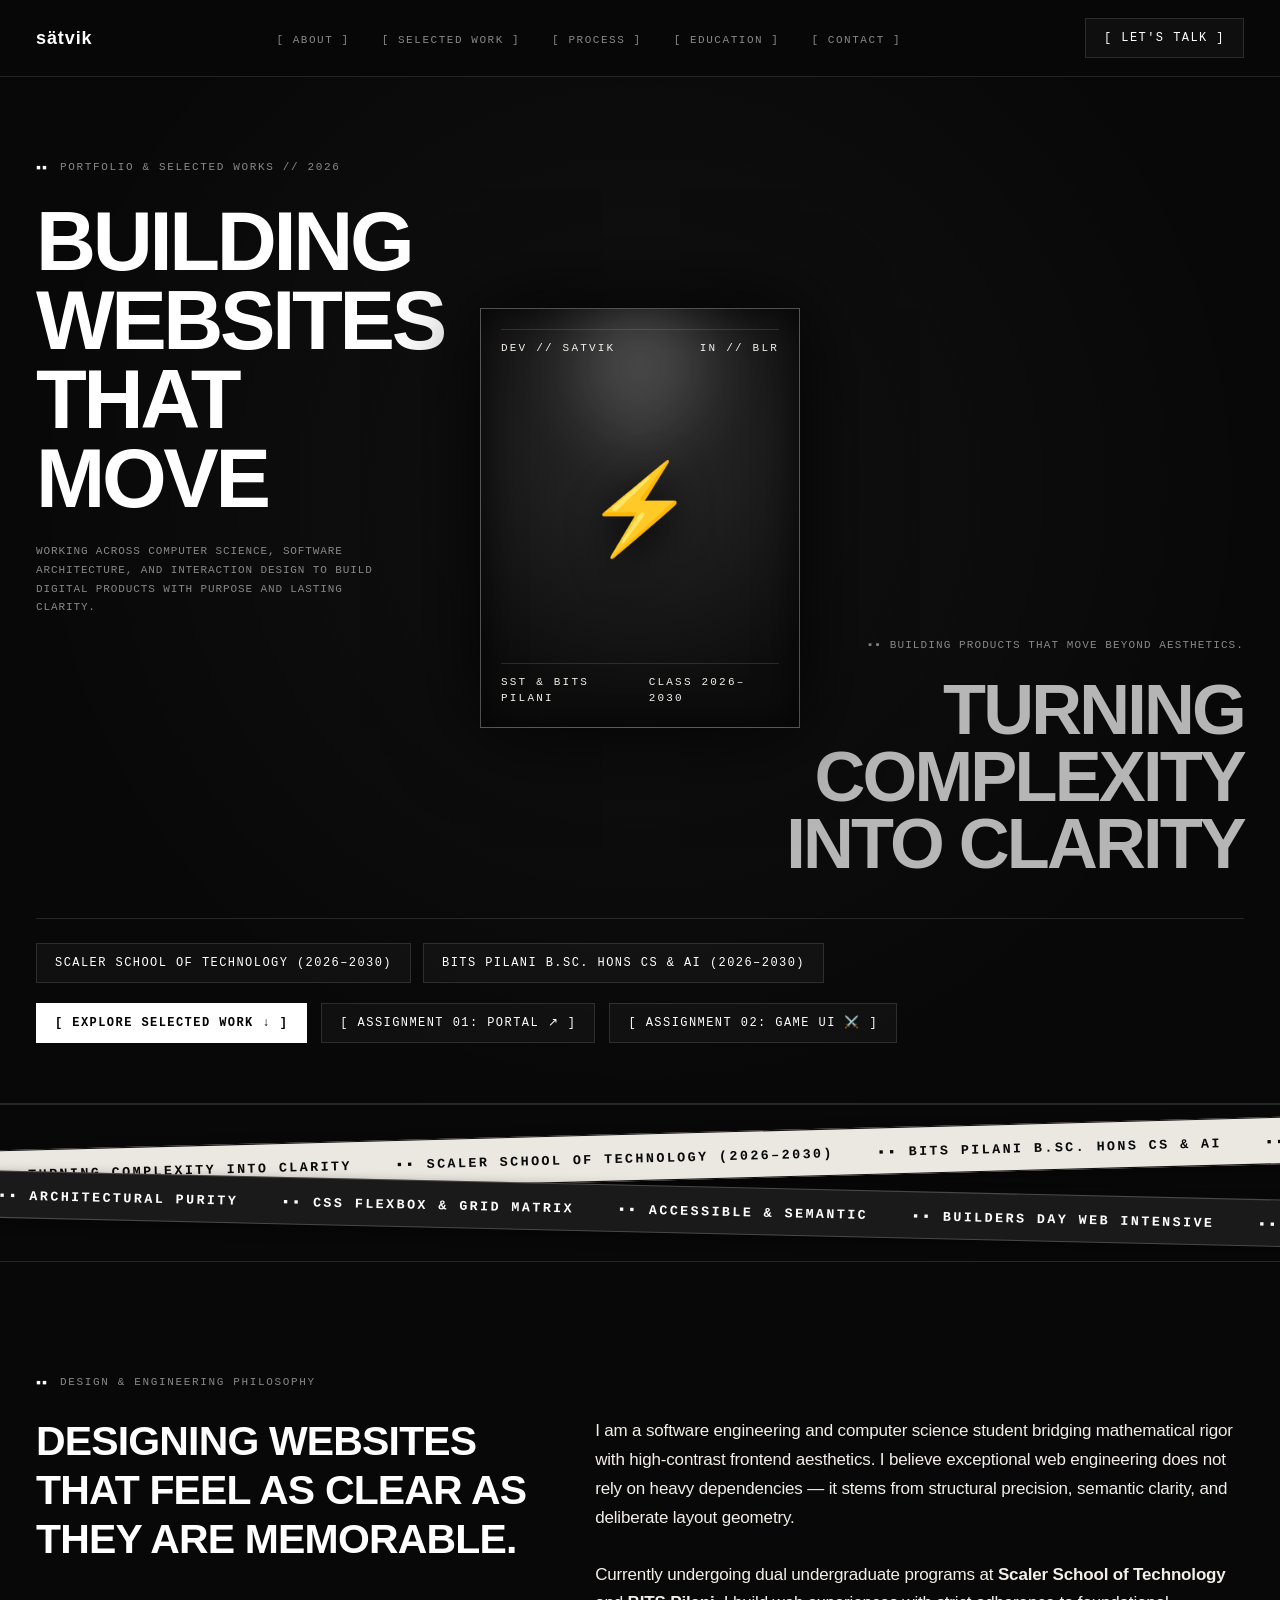
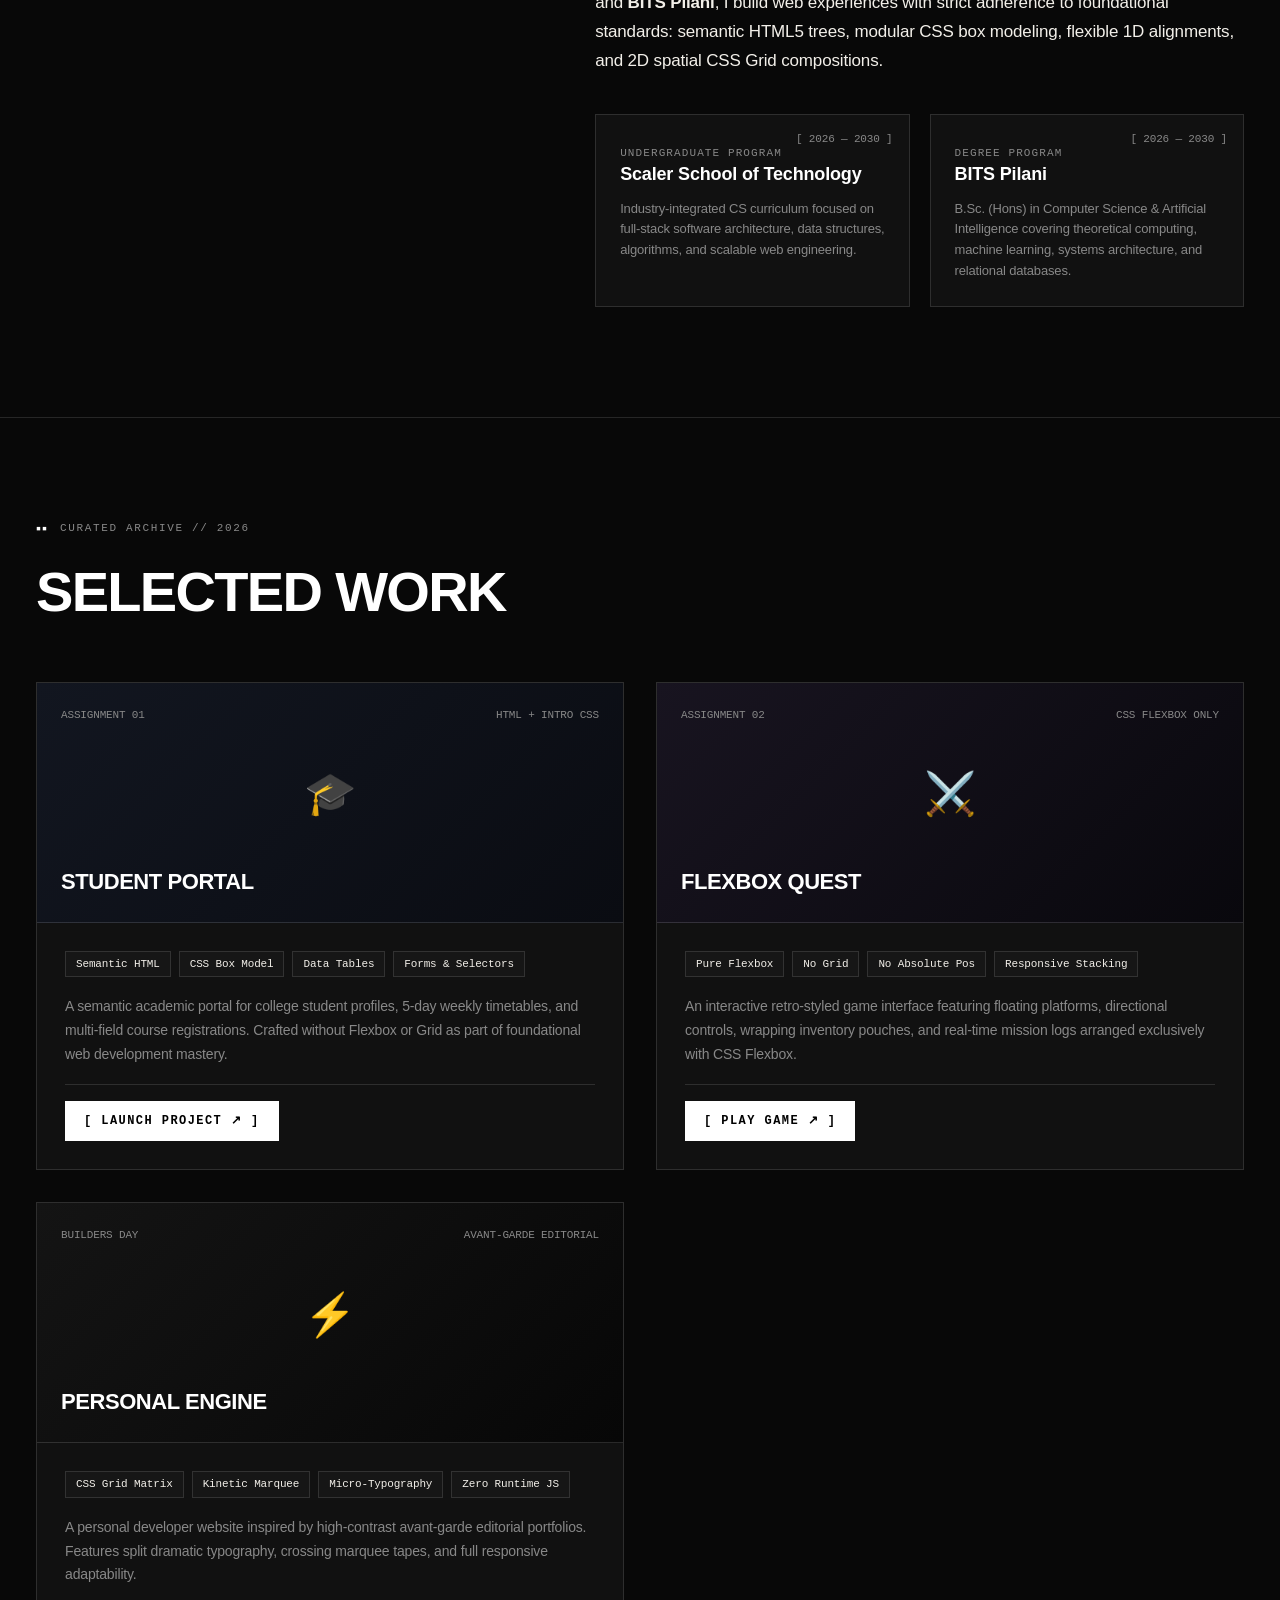
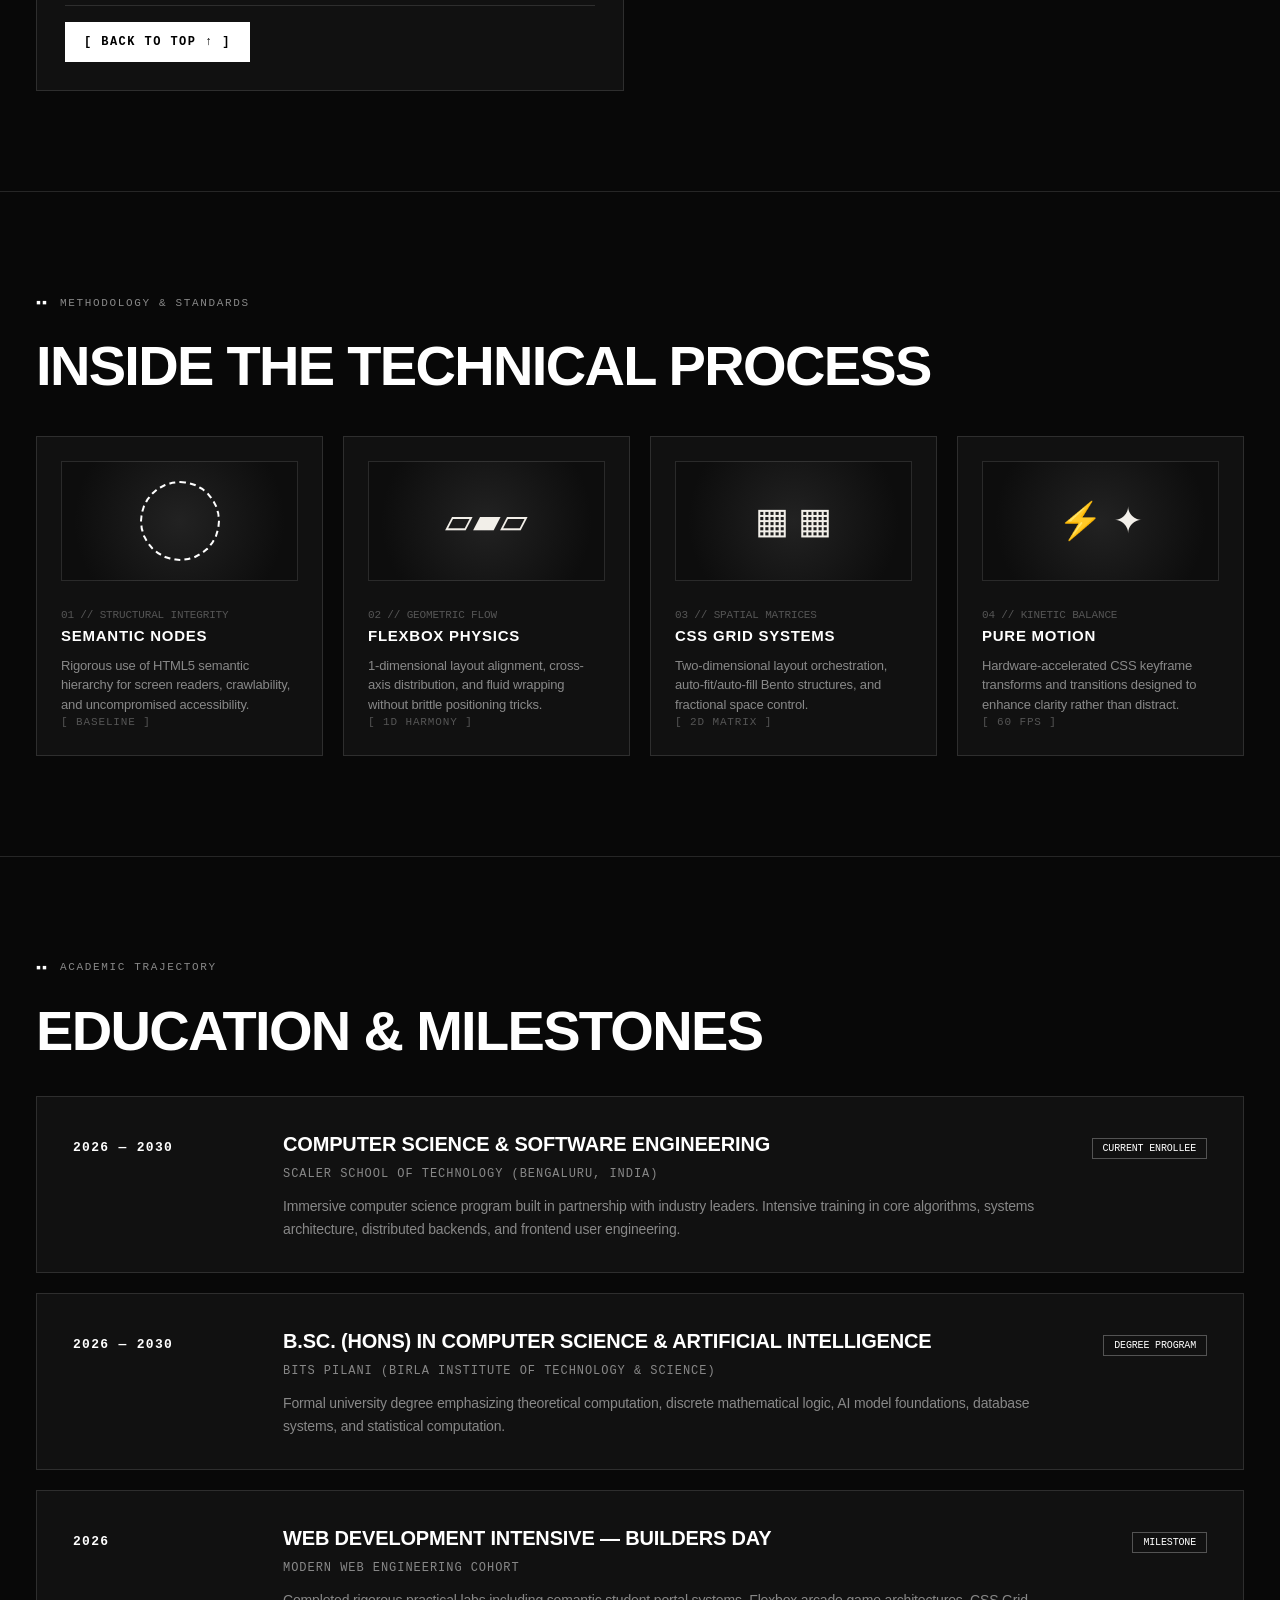
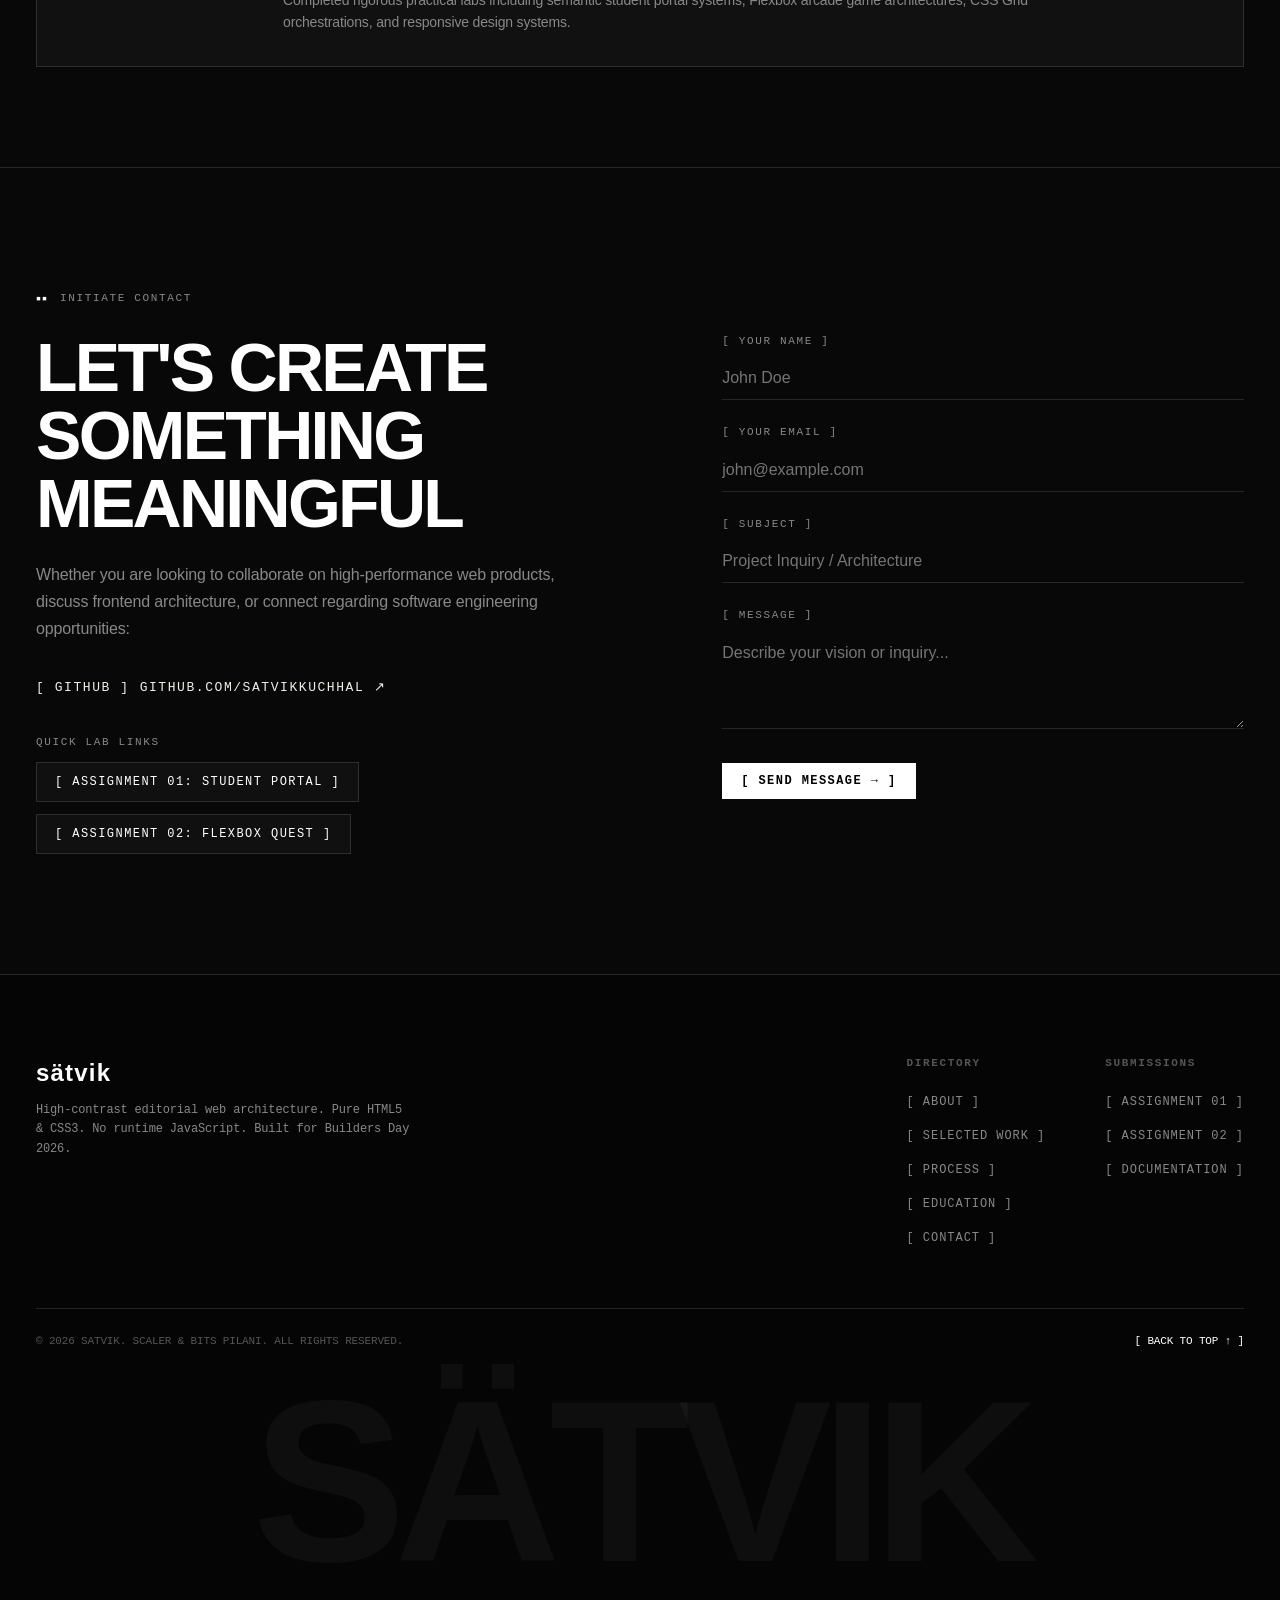
<file: index.html>
<!DOCTYPE html>
<html lang="en">
<head>
    <meta charset="UTF-8">
    <meta name="viewport" content="width=device-width, initial-scale=1.0">
    <title>Satvik — Editorial Frontend Developer &amp; UI Architect</title>
    <!-- Separate External Stylesheet -->
    <link rel="stylesheet" href="style.css">
</head>
<body id="top">

    <!-- ==========================================================
         TOP MINIMAL EDITORIAL NAVIGATION (Ethan Mercer Style)
         ========================================================== -->
    <header class="site-header">
        <div class="nav-container">
            <a href="#top" class="brand-title">
                <span class="umlaut">sätvik</span>
            </a>

            <!-- Semantic Anchor Navigation Links -->
            <nav class="main-nav">
                <ul class="nav-links">
                    <li><a href="#about">[ About ]</a></li>
                    <li><a href="#work">[ Selected Work ]</a></li>
                    <li><a href="#process">[ Process ]</a></li>
                    <li><a href="#education">[ Education ]</a></li>
                    <li><a href="#contact">[ Contact ]</a></li>
                </ul>
            </nav>

            <div class="nav-quick-actions">
                <a href="#contact" class="bracket-btn">[ Let's Talk ]</a>
            </div>
        </div>
    </header>

    <main>

        <!-- ==========================================================
             HERO SECTION: DRAMATIC SPLIT TYPOGRAPHY & SILHOUETTE
             ========================================================== -->
        <section class="hero-section" id="hero">
            
            <div class="hero-main-grid">
                
                <!-- Top Left Huge Typography -->
                <div class="hero-headline-top">
                    <div class="section-label-group">
                        <span class="dot-marker">▪▪</span>
                        <span class="section-tagline">Portfolio &amp; Selected Works // 2026</span>
                    </div>
                    <h1>
                        Building<br>
                        Websites That<br>
                        Move
                    </h1>

                    <p class="hero-micro-left">
                        Working across computer science, software architecture, and interaction design to build digital products with purpose and lasting clarity.
                    </p>
                </div>

                <!-- Center Artistic Frame (Atmospheric Editorial Silhouette) -->
                <div class="hero-center-portrait">
                    <div class="portrait-frame">
                        <div class="portrait-glow"></div>
                        <div class="portrait-tag">
                            <span>DEV // SATVIK</span>
                            <span>IN // BLR</span>
                        </div>
                        <div class="portrait-silhouette">
                            <div class="avatar-graphic">⚡</div>
                        </div>
                        <div class="portrait-tag">
                            <span>SST &amp; BITS PILANI</span>
                            <span>CLASS 2026–2030</span>
                        </div>
                    </div>
                </div>

                <!-- Bottom Right Counter Typography -->
                <div class="hero-headline-bottom">
                    <p class="hero-micro-right">
                        ▪▪ Building products that move beyond aesthetics.
                    </p>
                    <h2>
                        Turning<br>
                        Complexity<br>
                        Into Clarity
                    </h2>
                </div>

            </div>

            <!-- Hero Action Bar with Anchor Tags -->
            <div class="hero-footer-bar">
                <div class="hero-badges-group">
                    <span class="bracket-btn mono">Scaler School of Technology (2026–2030)</span>
                    <span class="bracket-btn mono">BITS Pilani B.Sc. Hons CS &amp; AI (2026–2030)</span>
                </div>

                <div class="hero-cta-group">
                    <a href="#work" class="bracket-btn bracket-btn-solid">[ Explore Selected Work ↓ ]</a>
                    <a href="assignment_01/index.html" class="bracket-btn">[ Assignment 01: Portal ↗ ]</a>
                    <a href="assignment_02/index.html" class="bracket-btn">[ Assignment 02: Game UI ⚔️ ]</a>
                </div>
            </div>

        </section>

        <!-- ==========================================================
             CROSSING MARQUEE TAPES / RIBBONS (Direct from Reference)
             ========================================================== -->
        <section class="ribbon-banner-section" aria-label="Endless Marquee Ribbon">
            <div class="tape-wrapper">
                
                <!-- Main Bone-White Marquee Ribbon Tape -->
                <div class="ribbon-track">
                    <div class="ribbon-content">
                        <span>▪▪ TURNING COMPLEXITY INTO CLARITY</span>
                        <span>▪▪ SCALER SCHOOL OF TECHNOLOGY (2026–2030)</span>
                        <span>▪▪ BITS PILANI B.SC. HONS CS &amp; AI</span>
                        <span>▪▪ PURE HTML5 &amp; CSS3 ARCHITECTURE</span>
                        <span>▪▪ ZERO RUNTIME JAVASCRIPT</span>
                        <span>▪▪ TIMELESS SYSTEMS BY DESIGN</span>
                        <span>▪▪ TURNING COMPLEXITY INTO CLARITY</span>
                        <span>▪▪ SCALER SCHOOL OF TECHNOLOGY (2026–2030)</span>
                        <span>▪▪ BITS PILANI B.SC. HONS CS &amp; AI</span>
                        <span>▪▪ PURE HTML5 &amp; CSS3 ARCHITECTURE</span>
                    </div>
                </div>

                <!-- Secondary Dark Counter-Tape -->
                <div class="ribbon-track ribbon-track-dark">
                    <div class="ribbon-content">
                        <span>▪▪ ARCHITECTURAL PURITY</span>
                        <span>▪▪ CSS FLEXBOX &amp; GRID MATRIX</span>
                        <span>▪▪ ACCESSIBLE &amp; SEMANTIC</span>
                        <span>▪▪ BUILDERS DAY WEB INTENSIVE</span>
                        <span>▪▪ FLUID RESPONSIVE VIEWPORTS</span>
                        <span>▪▪ ARCHITECTURAL PURITY</span>
                        <span>▪▪ CSS FLEXBOX &amp; GRID MATRIX</span>
                        <span>▪▪ ACCESSIBLE &amp; SEMANTIC</span>
                    </div>
                </div>

            </div>
        </section>

        <!-- ==========================================================
             SECTION: PHILOSOPHY & ABOUT
             "DESIGNING BRANDS THAT FEEL AS CLEAR AS THEY ARE MEMORABLE."
             ========================================================== -->
        <section class="editorial-section" id="about">
            <div class="editorial-container">
                
                <div class="section-label-group">
                    <span class="dot-marker">▪▪</span>
                    <span class="section-tagline">Design &amp; Engineering Philosophy</span>
                </div>

                <div class="philosophy-grid">
                    
                    <div>
                        <h2 class="philosophy-statement">
                            Designing websites that feel as clear as they are memorable.
                        </h2>
                    </div>

                    <div class="philosophy-body">
                        <p class="philosophy-text">
                            I am a software engineering and computer science student bridging mathematical rigor with high-contrast frontend aesthetics. I believe exceptional web engineering does not rely on heavy dependencies — it stems from structural precision, semantic clarity, and deliberate layout geometry.
                        </p>
                        
                        <p class="philosophy-text">
                            Currently undergoing dual undergraduate programs at <strong>Scaler School of Technology</strong> and <strong>BITS Pilani</strong>, I build web experiences with strict adherence to foundational standards: semantic HTML5 trees, modular CSS box modeling, flexible 1D alignments, and 2D spatial CSS Grid compositions.
                        </p>

                        <!-- Academic Credentials Cards -->
                        <div class="credentials-duo-cards">
                            <div class="cred-card">
                                <span class="card-corner-tag">[ 2026 — 2030 ]</span>
                                <span class="cred-institution">Undergraduate Program</span>
                                <h3 class="cred-title">Scaler School of Technology</h3>
                                <p class="cred-desc">
                                    Industry-integrated CS curriculum focused on full-stack software architecture, data structures, algorithms, and scalable web engineering.
                                </p>
                            </div>

                            <div class="cred-card">
                                <span class="card-corner-tag">[ 2026 — 2030 ]</span>
                                <span class="cred-institution">Degree Program</span>
                                <h3 class="cred-title">BITS Pilani</h3>
                                <p class="cred-desc">
                                    B.Sc. (Hons) in Computer Science &amp; Artificial Intelligence covering theoretical computing, machine learning, systems architecture, and relational databases.
                                </p>
                            </div>
                        </div>

                    </div>

                </div>

            </div>
        </section>

        <!-- ==========================================================
             SECTION: SELECTED WORK (High-Fashion Index Table & Bento)
             ========================================================== -->
        <section class="selected-work-section" id="work">
            <div class="editorial-container">
                
                <div class="section-label-group">
                    <span class="dot-marker">▪▪</span>
                    <span class="section-tagline">Curated Archive // 2026</span>
                </div>

                <h2 class="editorial-heading">Selected Work</h2>



                <!-- Detailed Project Bento Visual Showcase -->
                <div class="editorial-bento-grid">
                    
                    <!-- Card 1: Student Portal -->
                    <article class="editorial-project-card">
                        <div class="editorial-card-visual visual-portal">
                            <div class="visual-top-meta">
                                <span>ASSIGNMENT 01</span>
                                <span>HTML + INTRO CSS</span>
                            </div>
                            <div class="visual-graphic-center">🎓</div>
                            <h3 class="visual-bottom-title">Student Portal</h3>
                        </div>

                        <div class="editorial-card-body">
                            <div class="editorial-pill-row">
                                <span class="editorial-pill">Semantic HTML</span>
                                <span class="editorial-pill">CSS Box Model</span>
                                <span class="editorial-pill">Data Tables</span>
                                <span class="editorial-pill">Forms &amp; Selectors</span>
                            </div>

                            <p>
                                A semantic academic portal for college student profiles, 5-day weekly timetables, and multi-field course registrations. Crafted without Flexbox or Grid as part of foundational web development mastery.
                            </p>

                            <div class="editorial-card-actions">
                                <a href="assignment_01/index.html" class="bracket-btn bracket-btn-solid">[ Launch Project ↗ ]</a>
                            </div>
                        </div>
                    </article>

                    <!-- Card 2: Flexbox Quest -->
                    <article class="editorial-project-card">
                        <div class="editorial-card-visual visual-game">
                            <div class="visual-top-meta">
                                <span>ASSIGNMENT 02</span>
                                <span>CSS FLEXBOX ONLY</span>
                            </div>
                            <div class="visual-graphic-center">⚔️</div>
                            <h3 class="visual-bottom-title">Flexbox Quest</h3>
                        </div>

                        <div class="editorial-card-body">
                            <div class="editorial-pill-row">
                                <span class="editorial-pill">Pure Flexbox</span>
                                <span class="editorial-pill">No Grid</span>
                                <span class="editorial-pill">No Absolute Pos</span>
                                <span class="editorial-pill">Responsive Stacking</span>
                            </div>

                            <p>
                                An interactive retro-styled game interface featuring floating platforms, directional controls, wrapping inventory pouches, and real-time mission logs arranged exclusively with CSS Flexbox.
                            </p>

                            <div class="editorial-card-actions">
                                <a href="assignment_02/index.html" class="bracket-btn bracket-btn-solid">[ Play Game ↗ ]</a>
                            </div>
                        </div>
                    </article>

                    <!-- Card 3: Editorial Portfolio -->
                    <article class="editorial-project-card">
                        <div class="editorial-card-visual visual-portfolio">
                            <div class="visual-top-meta">
                                <span>BUILDERS DAY</span>
                                <span>AVANT-GARDE EDITORIAL</span>
                            </div>
                            <div class="visual-graphic-center">⚡</div>
                            <h3 class="visual-bottom-title">Personal Engine</h3>
                        </div>

                        <div class="editorial-card-body">
                            <div class="editorial-pill-row">
                                <span class="editorial-pill">CSS Grid Matrix</span>
                                <span class="editorial-pill">Kinetic Marquee</span>
                                <span class="editorial-pill">Micro-Typography</span>
                                <span class="editorial-pill">Zero Runtime JS</span>
                            </div>

                            <p>
                                A personal developer website inspired by high-contrast avant-garde editorial portfolios. Features split dramatic typography, crossing marquee tapes, and full responsive adaptability.
                            </p>

                            <div class="editorial-card-actions">
                                <a href="#hero" class="bracket-btn bracket-btn-solid">[ Back to Top ↑ ]</a>
                            </div>
                        </div>
                    </article>

                </div>

            </div>
        </section>

        <!-- ==========================================================
             SECTION: INSIDE THE TECHNICAL PROCESS (Skills Bento)
             Matching the 4 Monochrome Art Cards from the Reference Image
             ========================================================== -->
        <section class="process-section" id="process">
            <div class="editorial-container">
                
                <div class="section-label-group">
                    <span class="dot-marker">▪▪</span>
                    <span class="section-tagline">Methodology &amp; Standards</span>
                </div>

                <h2 class="editorial-heading">Inside the Technical Process</h2>

                <div class="process-grid">
                    
                    <!-- Card 1: Vinyl / Circular Graphic -->
                    <div class="process-card">
                        <div>
                            <div class="process-art-block">
                                <div class="art-disc"></div>
                            </div>
                            <span class="process-index">01 // STRUCTURAL INTEGRITY</span>
                            <h3>Semantic Nodes</h3>
                            <p>Rigorous use of HTML5 semantic hierarchy for screen readers, crawlability, and uncompromised accessibility.</p>
                        </div>
                        <span class="mono" style="font-size: 11px; color: var(--text-dim);">[ BASELINE ]</span>
                    </div>

                    <!-- Card 2: Geometric Lines -->
                    <div class="process-card">
                        <div>
                            <div class="process-art-block">
                                <span>▱▰▱</span>
                            </div>
                            <span class="process-index">02 // GEOMETRIC FLOW</span>
                            <h3>Flexbox Physics</h3>
                            <p>1-dimensional layout alignment, cross-axis distribution, and fluid wrapping without brittle positioning tricks.</p>
                        </div>
                        <span class="mono" style="font-size: 11px; color: var(--text-dim);">[ 1D HARMONY ]</span>
                    </div>

                    <!-- Card 3: Matrix Grid -->
                    <div class="process-card">
                        <div>
                            <div class="process-art-block">
                                <span>▦ ▦</span>
                            </div>
                            <span class="process-index">03 // SPATIAL MATRICES</span>
                            <h3>CSS Grid Systems</h3>
                            <p>Two-dimensional layout orchestration, auto-fit/auto-fill Bento structures, and fractional space control.</p>
                        </div>
                        <span class="mono" style="font-size: 11px; color: var(--text-dim);">[ 2D MATRIX ]</span>
                    </div>

                    <!-- Card 4: High Contrast Noise / Texture -->
                    <div class="process-card">
                        <div>
                            <div class="process-art-block">
                                <span>⚡ ✦</span>
                            </div>
                            <span class="process-index">04 // KINETIC BALANCE</span>
                            <h3>Pure Motion</h3>
                            <p>Hardware-accelerated CSS keyframe transforms and transitions designed to enhance clarity rather than distract.</p>
                        </div>
                        <span class="mono" style="font-size: 11px; color: var(--text-dim);">[ 60 FPS ]</span>
                    </div>

                </div>

            </div>
        </section>

        <!-- ==========================================================
             SECTION: EDUCATION & MILESTONES (Editorial Monospaced)
             ========================================================== -->
        <section class="education-section" id="education">
            <div class="editorial-container">
                
                <div class="section-label-group">
                    <span class="dot-marker">▪▪</span>
                    <span class="section-tagline">Academic Trajectory</span>
                </div>

                <h2 class="editorial-heading">Education &amp; Milestones</h2>

                <div class="timeline-list">
                    
                    <!-- Row 1: Scaler School of Technology -->
                    <div class="timeline-row">
                        <div class="timeline-period">2026 — 2030</div>
                        <div class="timeline-main-info">
                            <h3>Computer Science &amp; Software Engineering</h3>
                            <span class="timeline-institute">Scaler School of Technology (Bengaluru, India)</span>
                            <p class="timeline-narrative">
                                Immersive computer science program built in partnership with industry leaders. Intensive training in core algorithms, systems architecture, distributed backends, and frontend user engineering.
                            </p>
                        </div>
                        <div>
                            <span class="timeline-badge-tag">Current Enrollee</span>
                        </div>
                    </div>

                    <!-- Row 2: BITS Pilani -->
                    <div class="timeline-row">
                        <div class="timeline-period">2026 — 2030</div>
                        <div class="timeline-main-info">
                            <h3>B.Sc. (Hons) in Computer Science &amp; Artificial Intelligence</h3>
                            <span class="timeline-institute">BITS Pilani (Birla Institute of Technology &amp; Science)</span>
                            <p class="timeline-narrative">
                                Formal university degree emphasizing theoretical computation, discrete mathematical logic, AI model foundations, database systems, and statistical computation.
                            </p>
                        </div>
                        <div>
                            <span class="timeline-badge-tag">Degree Program</span>
                        </div>
                    </div>

                    <!-- Row 3: Builders Day Web Engineering -->
                    <div class="timeline-row">
                        <div class="timeline-period">2026</div>
                        <div class="timeline-main-info">
                            <h3>Web Development Intensive — Builders Day</h3>
                            <span class="timeline-institute">Modern Web Engineering Cohort</span>
                            <p class="timeline-narrative">
                                Completed rigorous practical labs including semantic student portal systems, Flexbox arcade game architectures, CSS Grid orchestrations, and responsive design systems.
                            </p>
                        </div>
                        <div>
                            <span class="timeline-badge-tag">Milestone</span>
                        </div>
                    </div>

                </div>

            </div>
        </section>

        <!-- ==========================================================
             SECTION: CONTACT ("LET'S CREATE SOMETHING MEANINGFUL")
             ========================================================== -->
        <section class="contact-section" id="contact">
            <div class="editorial-container">
                
                <div class="section-label-group">
                    <span class="dot-marker">▪▪</span>
                    <span class="section-tagline">Initiate Contact</span>
                </div>

                <div class="contact-layout">
                    
                    <div>
                        <h2 class="contact-headline">
                            Let's Create<br>
                            Something<br>
                            Meaningful
                        </h2>

                        <p class="contact-intro">
                            Whether you are looking to collaborate on high-performance web products, discuss frontend architecture, or connect regarding software engineering opportunities:
                        </p>

                        <div class="bracket-link-list">
                            <a href="https://github.com/SatvikKuchhal" target="_blank" rel="noopener noreferrer" class="bracket-channel-link">
                                <span>[ GITHUB ]</span>
                                <span>github.com/SatvikKuchhal ↗</span>
                            </a>
                        </div>

                        <!-- Direct Anchor Links to Assignments -->
                        <div style="margin-top: 36px;">
                            <span class="section-tagline" style="display: block; margin-bottom: 12px;">Quick Lab Links</span>
                            <div style="display: flex; gap: 12px; flex-wrap: wrap;">
                                <a href="assignment_01/index.html" class="bracket-btn">[ Assignment 01: Student Portal ]</a>
                                <a href="assignment_02/index.html" class="bracket-btn">[ Assignment 02: Flexbox Quest ]</a>
                            </div>
                        </div>
                    </div>

                    <!-- Minimalist Editorial Underline Form -->
                    <div>
                        <form action="#" method="post" class="editorial-form">
                            <div class="form-field">
                                <label for="client-name">[ YOUR NAME ]</label>
                                <input type="text" id="client-name" name="name" placeholder="John Doe" required>
                            </div>

                            <div class="form-field">
                                <label for="client-email">[ YOUR EMAIL ]</label>
                                <input type="email" id="client-email" name="email" placeholder="john@example.com" required>
                            </div>

                            <div class="form-field">
                                <label for="client-topic">[ SUBJECT ]</label>
                                <input type="text" id="client-topic" name="subject" placeholder="Project Inquiry / Architecture" required>
                            </div>

                            <div class="form-field">
                                <label for="client-note">[ MESSAGE ]</label>
                                <textarea id="client-note" name="message" rows="4" placeholder="Describe your vision or inquiry..." required></textarea>
                            </div>

                            <button type="submit" class="bracket-btn bracket-btn-solid" style="align-self: flex-start; margin-top: 10px;">
                                [ SEND MESSAGE → ]
                            </button>
                        </form>
                    </div>

                </div>

            </div>
        </section>

    </main>

    <!-- ==========================================================
         EDITORIAL FOOTER WITH GIGANTIC WATERMARK TYPOGRAPHY
         (Direct replica of "ëthan mercer" bottom in the reference image)
         ========================================================== -->
    <footer class="site-footer">
        <div class="footer-inner">
            
            <div class="footer-top-grid">
                <div class="footer-brand-column">
                    <div class="footer-brand-name">sätvik</div>
                    <p>
                        High-contrast editorial web architecture. Pure HTML5 &amp; CSS3. No runtime JavaScript. Built for Builders Day 2026.
                    </p>
                </div>

                <div class="footer-links-columns">
                    <div class="footer-col">
                        <h4>Directory</h4>
                        <ul>
                            <li><a href="#about">[ About ]</a></li>
                            <li><a href="#work">[ Selected Work ]</a></li>
                            <li><a href="#process">[ Process ]</a></li>
                            <li><a href="#education">[ Education ]</a></li>
                            <li><a href="#contact">[ Contact ]</a></li>
                        </ul>
                    </div>

                    <div class="footer-col">
                        <h4>Submissions</h4>
                        <ul>
                            <li><a href="assignment_01/index.html">[ Assignment 01 ]</a></li>
                            <li><a href="assignment_02/index.html">[ Assignment 02 ]</a></li>
                            <li><a href="README.md">[ Documentation ]</a></li>
                        </ul>
                    </div>
                </div>
            </div>

            <div class="footer-bottom-bar">
                <span>&copy; 2026 SATVIK. SCALER &amp; BITS PILANI. ALL RIGHTS RESERVED.</span>
                <a href="#top" style="color: var(--text-pure); text-decoration: none;">[ BACK TO TOP ↑ ]</a>
            </div>

            <!-- Gigantic Watermark Typography (Ethan Mercer Style) -->
            <div class="footer-giant-watermark" aria-hidden="true">
                sätvik
            </div>

        </div>
    </footer>

</body>
</html>
</file>
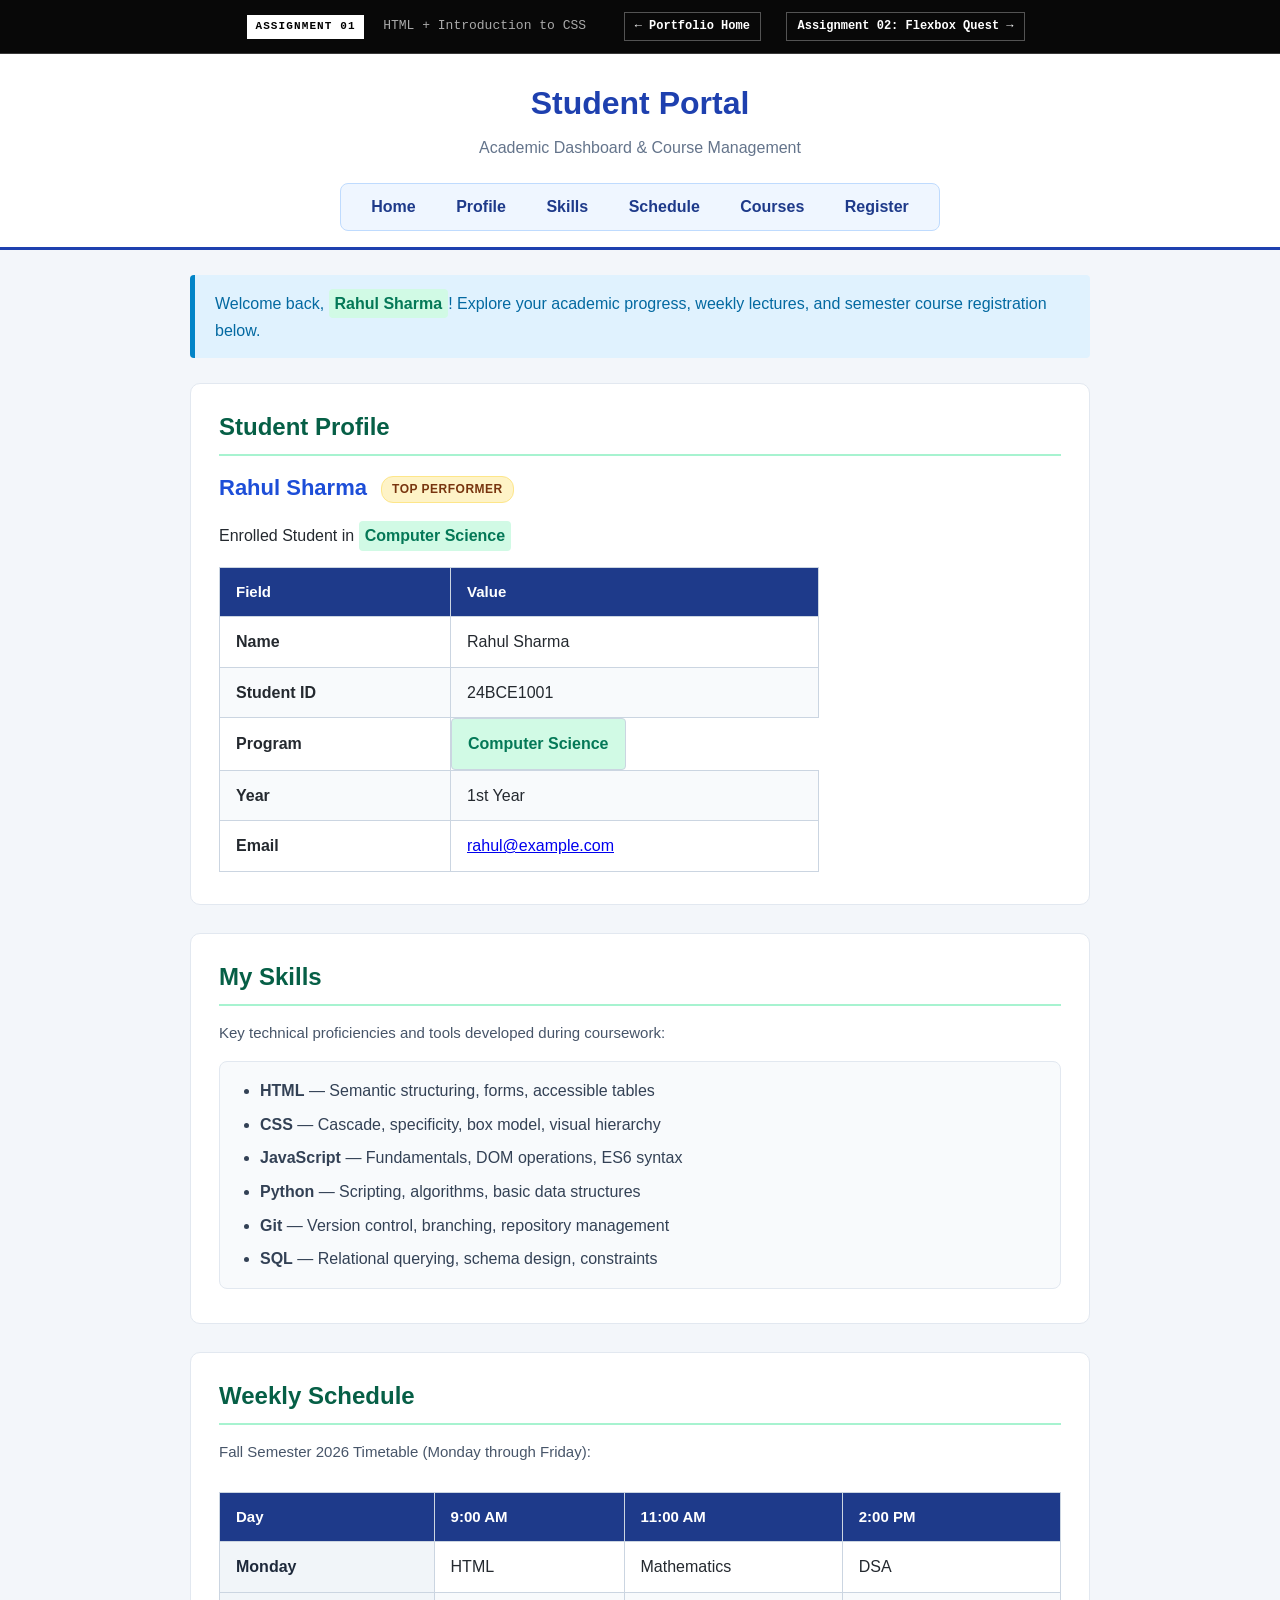
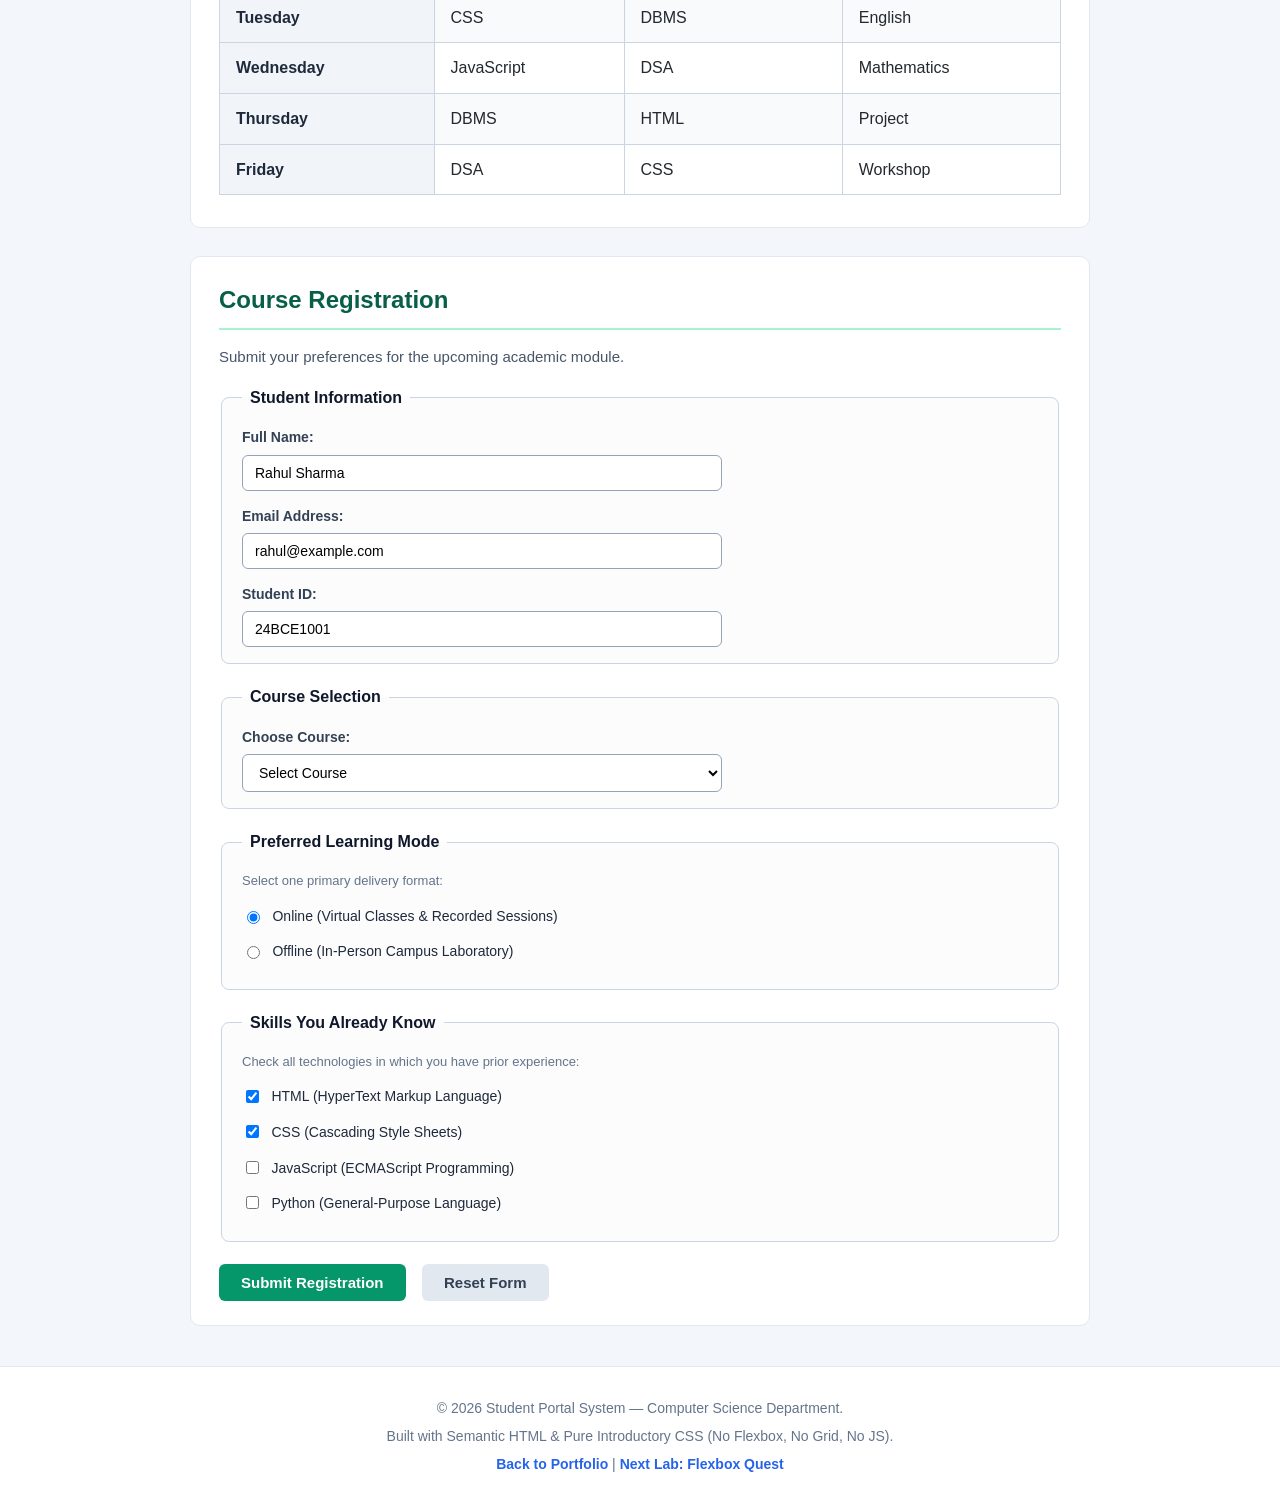
<file: assignment_01/index.html>
<!DOCTYPE html>
<html lang="en">
<head>
    <meta charset="UTF-8">
    <meta name="viewport" content="width=device-width, initial-scale=1.0">
    <title>Student Portal - Lab Assignment 1</title>
    <!-- Separate External CSS File -->
    <link rel="stylesheet" href="style.css">
</head>
<body>

    <!-- Global Cross-Project Navigation Banner -->
    <div class="project-banner">
        <div class="banner-inner">
            <span class="banner-tag">Assignment 01</span>
            <span class="banner-desc">HTML + Introduction to CSS</span>
            <div class="banner-links">
                <a href="../index.html" class="banner-link">← Portfolio Home</a>
                <a href="../assignment_02/index.html" class="banner-link">Assignment 02: Flexbox Quest →</a>
            </div>
        </div>
    </div>

    <!-- Part 1 & Part 2: Header and Navigation -->
    <header class="portal-header">
        <h1>Student Portal</h1>
        <p class="portal-subtitle">Academic Dashboard &amp; Course Management</p>
        <nav class="portal-nav">
            <ul>
                <li><a href="#home">Home</a></li>
                <li><a href="#profile">Profile</a></li>
                <li><a href="#skills">Skills</a></li>
                <li><a href="#schedule">Schedule</a></li>
                <li><a href="#courses">Courses</a></li>
                <li><a href="#register">Register</a></li>
            </ul>
        </nav>
    </header>

    <!-- Main Content Area -->
    <main class="portal-container" id="home">

        <!-- Welcome Message -->
        <section class="welcome-box">
            <p>Welcome back, <strong class="highlight">Rahul Sharma</strong>! Explore your academic progress, weekly lectures, and semester course registration below.</p>
        </section>

        <!-- Part 3: Student Profile Section -->
        <section id="profile" class="portal-section">
            <h2>Student Profile</h2>
            <div class="profile-card">
                <!-- ID Selector Demonstration & Bonus Top Performer Badge -->
                <h3 id="student-name">
                    Rahul Sharma 
                    <span class="badge">Top Performer</span>
                </h3>
                <p>Enrolled Student in <span class="highlight">Computer Science</span></p>

                <table class="data-table profile-table">
                    <thead>
                        <tr>
                            <th scope="col">Field</th>
                            <th scope="col">Value</th>
                        </tr>
                    </thead>
                    <tbody>
                        <tr>
                            <td><strong>Name</strong></td>
                            <td>Rahul Sharma</td>
                        </tr>
                        <tr>
                            <td><strong>Student ID</strong></td>
                            <td>24BCE1001</td>
                        </tr>
                        <tr>
                            <td><strong>Program</strong></td>
                            <td class="highlight">Computer Science</td>
                        </tr>
                        <tr>
                            <td><strong>Year</strong></td>
                            <td>1st Year</td>
                        </tr>
                        <tr>
                            <td><strong>Email</strong></td>
                            <td><a href="mailto:rahul@example.com">rahul@example.com</a></td>
                        </tr>
                    </tbody>
                </table>
            </div>
        </section>

        <!-- Part 4: My Skills Section -->
        <section id="skills" class="portal-section">
            <h2>My Skills</h2>
            <p class="section-intro">Key technical proficiencies and tools developed during coursework:</p>
            <ul class="skills-list">
                <li><strong>HTML</strong> — Semantic structuring, forms, accessible tables</li>
                <li><strong>CSS</strong> — Cascade, specificity, box model, visual hierarchy</li>
                <li><strong>JavaScript</strong> — Fundamentals, DOM operations, ES6 syntax</li>
                <li><strong>Python</strong> — Scripting, algorithms, basic data structures</li>
                <li><strong>Git</strong> — Version control, branching, repository management</li>
                <li><strong>SQL</strong> — Relational querying, schema design, constraints</li>
            </ul>
        </section>

        <!-- Part 5: Weekly Schedule Section -->
        <section id="schedule" class="portal-section">
            <h2>Weekly Schedule</h2>
            <p class="section-intro">Fall Semester 2026 Timetable (Monday through Friday):</p>
            
            <div class="table-wrapper">
                <table class="data-table schedule-table">
                    <thead>
                        <tr>
                            <th scope="col">Day</th>
                            <th scope="col">9:00 AM</th>
                            <th scope="col">11:00 AM</th>
                            <th scope="col">2:00 PM</th>
                        </tr>
                    </thead>
                    <tbody>
                        <tr>
                            <th scope="row" class="day-cell">Monday</th>
                            <td>HTML</td>
                            <td>Mathematics</td>
                            <td>DSA</td>
                        </tr>
                        <tr>
                            <th scope="row" class="day-cell">Tuesday</th>
                            <td>CSS</td>
                            <td>DBMS</td>
                            <td>English</td>
                        </tr>
                        <tr>
                            <th scope="row" class="day-cell">Wednesday</th>
                            <td>JavaScript</td>
                            <td>DSA</td>
                            <td>Mathematics</td>
                        </tr>
                        <tr>
                            <th scope="row" class="day-cell">Thursday</th>
                            <td>DBMS</td>
                            <td>HTML</td>
                            <td>Project</td>
                        </tr>
                        <tr>
                            <th scope="row" class="day-cell">Friday</th>
                            <td>DSA</td>
                            <td>CSS</td>
                            <td>Workshop</td>
                        </tr>
                    </tbody>
                </table>
            </div>
        </section>

        <!-- Part 6: Course Registration Form Section -->
        <section id="register" class="portal-section">
            <h2>Course Registration</h2>
            <p class="section-intro">Submit your preferences for the upcoming academic module.</p>

            <form action="#" method="post" class="registration-form">
                
                <!-- Fieldset: Student Information -->
                <fieldset class="form-group-box">
                    <legend>Student Information</legend>
                    
                    <div class="form-row">
                        <label for="student-full-name">Full Name:</label>
                        <input type="text" id="student-full-name" name="studentName" value="Rahul Sharma" required>
                    </div>

                    <div class="form-row">
                        <label for="student-email">Email Address:</label>
                        <input type="email" id="student-email" name="studentEmail" value="rahul@example.com" required>
                    </div>

                    <div class="form-row">
                        <label for="student-reg-id">Student ID:</label>
                        <input type="text" id="student-reg-id" name="studentId" value="24BCE1001" required>
                    </div>
                </fieldset>

                <!-- Fieldset: Course Selection -->
                <fieldset class="form-group-box" id="courses">
                    <legend>Course Selection</legend>
                    
                    <div class="form-row">
                        <label for="course-select">Choose Course:</label>
                        <select id="course-select" name="selectedCourse" required>
                            <option value="">Select Course</option>
                            <option value="html-css">HTML &amp; CSS</option>
                            <option value="javascript">JavaScript</option>
                            <option value="python">Python</option>
                            <option value="dsa">Data Structures</option>
                            <option value="dbms">Database Management</option>
                        </select>
                    </div>
                </fieldset>

                <!-- Fieldset: Preferred Learning Mode -->
                <fieldset class="form-group-box">
                    <legend>Preferred Learning Mode</legend>
                    <p class="field-hint">Select one primary delivery format:</p>
                    
                    <div class="radio-option">
                        <input type="radio" id="mode-online" name="learningMode" value="Online" checked>
                        <label for="mode-online">Online (Virtual Classes &amp; Recorded Sessions)</label>
                    </div>

                    <div class="radio-option">
                        <input type="radio" id="mode-offline" name="learningMode" value="Offline">
                        <label for="mode-offline">Offline (In-Person Campus Laboratory)</label>
                    </div>
                </fieldset>

                <!-- Fieldset: Skills You Already Know -->
                <fieldset class="form-group-box">
                    <legend>Skills You Already Know</legend>
                    <p class="field-hint">Check all technologies in which you have prior experience:</p>

                    <div class="checkbox-option">
                        <input type="checkbox" id="skill-html" name="knownSkills" value="HTML" checked>
                        <label for="skill-html">HTML (HyperText Markup Language)</label>
                    </div>

                    <div class="checkbox-option">
                        <input type="checkbox" id="skill-css" name="knownSkills" value="CSS" checked>
                        <label for="skill-css">CSS (Cascading Style Sheets)</label>
                    </div>

                    <div class="checkbox-option">
                        <input type="checkbox" id="skill-js" name="knownSkills" value="JavaScript">
                        <label for="skill-js">JavaScript (ECMAScript Programming)</label>
                    </div>

                    <div class="checkbox-option">
                        <input type="checkbox" id="skill-python" name="knownSkills" value="Python">
                        <label for="skill-python">Python (General-Purpose Language)</label>
                    </div>
                </fieldset>

                <!-- Form Action Buttons -->
                <div class="form-actions">
                    <button type="submit" class="btn btn-submit">Submit Registration</button>
                    <button type="reset" class="btn btn-reset">Reset Form</button>
                </div>

            </form>
        </section>

    </main>

    <!-- Part 1 & 2: Footer -->
    <footer class="portal-footer">
        <p>&copy; 2026 Student Portal System — Computer Science Department.</p>
        <p>Built with Semantic HTML &amp; Pure Introductory CSS (No Flexbox, No Grid, No JS).</p>
        <p>
            <a href="../index.html">Back to Portfolio</a> | 
            <a href="../flexbox-quest/index.html">Next Lab: Flexbox Quest</a>
        </p>
    </footer>

</body>
</html>
</file>
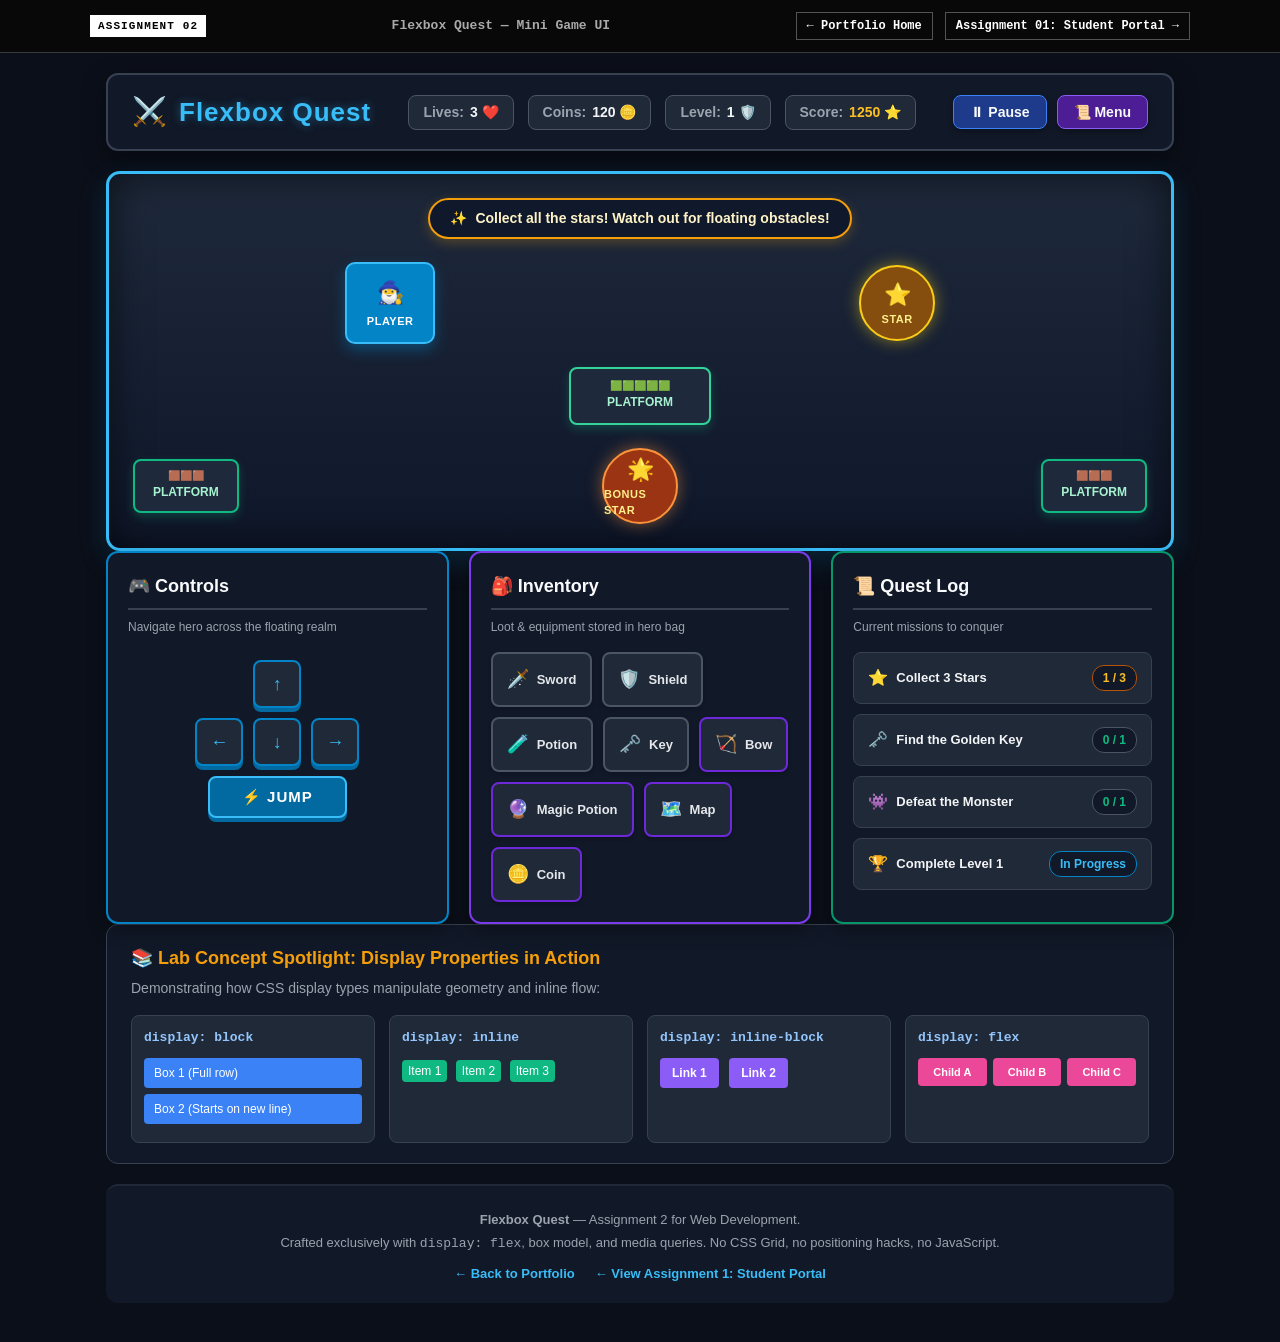
<file: assignment_02/index.html>
<!DOCTYPE html>
<html lang="en">
<head>
    <meta charset="UTF-8">
    <meta name="viewport" content="width=device-width, initial-scale=1.0">
    <title>Flexbox Quest - Mini Game UI (Assignment 2)</title>
    <!-- Separate External CSS File -->
    <link rel="stylesheet" href="style.css">
</head>
<body>

    <!-- Global Cross-Project Anchor Navigation Banner -->
    <div class="project-banner">
        <div class="banner-inner">
            <span class="banner-tag">Assignment 02</span>
            <span class="banner-desc">Flexbox Quest — Mini Game UI</span>
            <div class="banner-links">
                <a href="../index.html" class="banner-link">← Portfolio Home</a>
                <a href="../assignment_01/index.html" class="banner-link">Assignment 01: Student Portal →</a>
            </div>
        </div>
    </div>

    <!-- Main Game Wrapper Container -->
    <div class="game-wrapper">

        <!-- Part 3: Game Header -->
        <header class="game-header">
            <div class="header-brand">
                <span class="game-logo">⚔️</span>
                <h1>Flexbox Quest</h1>
            </div>

            <!-- Game Stats / Info (Including Bonus 2: Score) -->
            <div class="game-info">
                <div class="stat-badge"><span class="stat-label">Lives:</span> <span class="stat-value">3 ❤️</span></div>
                <div class="stat-badge"><span class="stat-label">Coins:</span> <span class="stat-value">120 🪙</span></div>
                <div class="stat-badge"><span class="stat-label">Level:</span> <span class="stat-value">1 🛡️</span></div>
                <!-- Bonus 2: Score added to header -->
                <div class="stat-badge stat-score"><span class="stat-label">Score:</span> <span class="stat-value">1250 ⭐</span></div>
            </div>

            <!-- Header Action Controls -->
            <div class="header-actions">
                <button type="button" class="btn-game btn-pause">⏸ Pause</button>
                <button type="button" class="btn-game btn-menu">📜 Menu</button>
            </div>
        </header>

        <!-- Main Content Area -->
        <main>

            <!-- Part 4: Game Area (Strictly Flexbox, No position: absolute/fixed) -->
            <section class="game-area">
                
                <!-- Bonus 3: Game Message -->
                <div class="game-message">
                    <span class="msg-icon">✨</span>
                    <span class="msg-text">Collect all the stars! Watch out for floating obstacles!</span>
                </div>

                <!-- Upper Level: Player and Star aligned with Flexbox -->
                <div class="game-row upper-row">
                    <div class="player">
                        <span class="entity-icon">🧙‍♂️</span>
                        <span class="entity-name">PLAYER</span>
                    </div>
                    <div class="star">
                        <span class="entity-icon">⭐</span>
                        <span class="entity-name">STAR</span>
                    </div>
                </div>

                <!-- Middle Level: Center Floating Platform -->
                <div class="game-row middle-row">
                    <div class="platform platform-center">
                        <span class="platform-texture">🟩🟩🟩🟩🟩</span>
                        <span class="platform-label">PLATFORM</span>
                    </div>
                </div>

                <!-- Ground Level: Multiple Stepping Platforms with Bonus Star -->
                <div class="game-row lower-row">
                    <div class="platform platform-left">
                        <span class="platform-texture">🟫🟫🟫</span>
                        <span class="platform-label">PLATFORM</span>
                    </div>
                    <div class="star bonus-star">
                        <span class="entity-icon">🌟</span>
                        <span class="entity-name">BONUS STAR</span>
                    </div>
                    <div class="platform platform-right">
                        <span class="platform-texture">🟫🟫🟫</span>
                        <span class="platform-label">PLATFORM</span>
                    </div>
                </div>

            </section>

            <!-- Part 5: Game Panels (Controls, Inventory, Quest in a Flex Row) -->
            <section class="game-panels">

                <!-- Part 6: Controls Panel -->
                <div class="panel controls">
                    <h2>🎮 Controls</h2>
                    <p class="panel-subtitle">Navigate hero across the floating realm</p>

                    <div class="controls-dpad">
                        <!-- Up Arrow Button Row -->
                        <div class="control-row">
                            <button type="button" class="btn-ctrl btn-up" title="Move Up">↑</button>
                        </div>

                        <!-- Left, Down, Right Arrow Button Row -->
                        <div class="control-row">
                            <button type="button" class="btn-ctrl btn-left" title="Move Left">←</button>
                            <button type="button" class="btn-ctrl btn-down" title="Move Down">↓</button>
                            <button type="button" class="btn-ctrl btn-right" title="Move Right">→</button>
                        </div>

                        <!-- Jump Button Action -->
                        <div class="control-row">
                            <button type="button" class="btn-ctrl btn-jump">⚡ JUMP</button>
                        </div>
                    </div>
                </div>

                <!-- Part 7: Inventory Panel (Flex Wrap with Bonus 1 Items) -->
                <div class="panel inventory">
                    <h2>🎒 Inventory</h2>
                    <p class="panel-subtitle">Loot &amp; equipment stored in hero bag</p>

                    <!-- Items container with display: flex; flex-wrap: wrap; gap: 10px; -->
                    <div class="inventory-items">
                        <!-- Base items from Part 7 -->
                        <div class="item">
                            <span class="item-emoji">🗡️</span>
                            <span class="item-text">Sword</span>
                        </div>
                        <div class="item">
                            <span class="item-emoji">🛡️</span>
                            <span class="item-text">Shield</span>
                        </div>
                        <div class="item">
                            <span class="item-emoji">🧪</span>
                            <span class="item-text">Potion</span>
                        </div>
                        <div class="item">
                            <span class="item-emoji">🗝️</span>
                            <span class="item-text">Key</span>
                        </div>

                        <!-- Bonus 1: Extra Items demonstrating flex-wrap -->
                        <div class="item bonus-item">
                            <span class="item-emoji">🏹</span>
                            <span class="item-text">Bow</span>
                        </div>
                        <div class="item bonus-item">
                            <span class="item-emoji">🔮</span>
                            <span class="item-text">Magic Potion</span>
                        </div>
                        <div class="item bonus-item">
                            <span class="item-emoji">🗺️</span>
                            <span class="item-text">Map</span>
                        </div>
                        <div class="item bonus-item">
                            <span class="item-emoji">🪙</span>
                            <span class="item-text">Coin</span>
                        </div>
                    </div>
                </div>

                <!-- Part 8: Quest Panel (Flex space-between items) -->
                <div class="panel quest">
                    <h2>📜 Quest Log</h2>
                    <p class="panel-subtitle">Current missions to conquer</p>

                    <div class="quest-list">
                        <div class="quest-item completed-partial">
                            <div class="quest-info">
                                <span class="quest-icon">⭐</span>
                                <span class="quest-title">Collect 3 Stars</span>
                            </div>
                            <span class="quest-progress">1 / 3</span>
                        </div>

                        <div class="quest-item">
                            <div class="quest-info">
                                <span class="quest-icon">🗝️</span>
                                <span class="quest-title">Find the Golden Key</span>
                            </div>
                            <span class="quest-progress">0 / 1</span>
                        </div>

                        <div class="quest-item">
                            <div class="quest-info">
                                <span class="quest-icon">👾</span>
                                <span class="quest-title">Defeat the Monster</span>
                            </div>
                            <span class="quest-progress">0 / 1</span>
                        </div>

                        <div class="quest-item bonus-quest">
                            <div class="quest-info">
                                <span class="quest-icon">🏆</span>
                                <span class="quest-title">Complete Level 1</span>
                            </div>
                            <span class="quest-progress">In Progress</span>
                        </div>
                    </div>
                </div>

            </section>

            <!-- Part 2 Educational Experiment: Display Properties Showcase -->
            <section class="display-experiment">
                <h3>📚 Lab Concept Spotlight: Display Properties in Action</h3>
                <p>Demonstrating how CSS display types manipulate geometry and inline flow:</p>
                <div class="experiment-cards">
                    <div class="exp-card">
                        <h4>display: block</h4>
                        <div class="box">Box 1 (Full row)</div>
                        <div class="box">Box 2 (Starts on new line)</div>
                    </div>
                    <div class="exp-card">
                        <h4>display: inline</h4>
                        <span class="item-inline">Item 1</span>
                        <span class="item-inline">Item 2</span>
                        <span class="item-inline">Item 3</span>
                    </div>
                    <div class="exp-card">
                        <h4>display: inline-block</h4>
                        <a href="#link1" class="btn-inline-block">Link 1</a>
                        <a href="#link2" class="btn-inline-block">Link 2</a>
                    </div>
                    <div class="exp-card">
                        <h4>display: flex</h4>
                        <div class="demo-flex">
                            <div class="demo-chip">Child A</div>
                            <div class="demo-chip">Child B</div>
                            <div class="demo-chip">Child C</div>
                        </div>
                    </div>
                </div>
            </section>

        </main>

        <!-- Footer -->
        <footer class="game-footer">
            <p><strong>Flexbox Quest</strong> — Assignment 2 for Web Development.</p>
            <p>Crafted exclusively with <code>display: flex</code>, box model, and media queries. No CSS Grid, no positioning hacks, no JavaScript.</p>
            <div class="footer-nav">
                <a href="../index.html">← Back to Portfolio</a>
                <a href="../student-portal.html">← View Assignment 1: Student Portal</a>
            </div>
        </footer>

    </div>

</body>
</html>
</file>
<file: style.css>
/* ==========================================================
   EDITORIAL AVANT-GARDE PORTFOLIO THEME
   Inspired by: High-Contrast Editorial / Brutalist Fashion Portfolio
   Palette: Matte Obsidian (#0a0a0a), Bone White (#f5f3ef), Monospace Chrome
   Zero JavaScript • Pure CSS Grid & Flexbox • Kinetic Marquee & Transitions
   ========================================================== */

/* ----------------------------------------------------------
   1. DESIGN TOKENS & TYPOGRAPHY
   ---------------------------------------------------------- */
:root {
    --bg-black: #080808;
    --bg-card: #111111;
    --bg-card-hover: #181818;
    --bg-ribbon: #ebe8e1;
    --text-ribbon: #090909;

    --border-hairline: rgba(255, 255, 255, 0.12);
    --border-strong: rgba(255, 255, 255, 0.28);
    --border-highlight: #ffffff;

    --text-pure: #ffffff;
    --text-bone: #f2efe9;
    --text-muted: #888888;
    --text-dim: #555555;

    --font-display: 'Inter', -apple-system, BlinkMacSystemFont, 'Helvetica Neue', Arial, sans-serif;
    --font-mono: 'JetBrains Mono', 'Space Mono', 'SF Mono', Consolas, monospace;

    --ease-out-expo: cubic-bezier(0.16, 1, 0.3, 1);
    --transition-snappy: 0.25s cubic-bezier(0.16, 1, 0.3, 1);
}

/* Universal Reset */
*, *::before, *::after {
    box-sizing: border-box;
    margin: 0;
    padding: 0;
}

html {
    scroll-behavior: smooth;
    background-color: var(--bg-black);
    color: var(--text-bone);
    font-size: 16px;
}

body {
    background-color: var(--bg-black);
    color: var(--text-bone);
    font-family: var(--font-display);
    line-height: 1.5;
    overflow-x: hidden;
    letter-spacing: -0.01em;
}

/* Selection Style */
::selection {
    background-color: #ffffff;
    color: #000000;
}

/* ----------------------------------------------------------
   2. EDITORIAL MICRO-COMPONENTS & UTILITIES
   ---------------------------------------------------------- */
.mono {
    font-family: var(--font-mono);
    text-transform: uppercase;
    letter-spacing: 0.08em;
}

.section-label-group {
    display: flex;
    align-items: center;
    gap: 12px;
    margin-bottom: 24px;
}

.dot-marker {
    display: inline-flex;
    gap: 4px;
    font-size: 14px;
    color: var(--text-pure);
    letter-spacing: 1px;
}

.section-tagline {
    font-family: var(--font-mono);
    font-size: 11px;
    color: var(--text-muted);
    text-transform: uppercase;
    letter-spacing: 0.15em;
}

.editorial-heading {
    font-size: clamp(32px, 5vw, 56px);
    font-weight: 800;
    text-transform: uppercase;
    line-height: 1.05;
    letter-spacing: -0.03em;
    color: var(--text-pure);
    margin-bottom: 20px;
}

/* Bracket Link / Button Style */
.bracket-btn {
    display: inline-flex;
    align-items: center;
    gap: 6px;
    font-family: var(--font-mono);
    font-size: 12px;
    color: var(--text-pure);
    text-decoration: none;
    text-transform: uppercase;
    letter-spacing: 0.12em;
    padding: 10px 18px;
    border: 1px solid var(--border-hairline);
    background-color: rgba(255, 255, 255, 0.03);
    transition: all var(--transition-snappy);
    cursor: pointer;
}

.bracket-btn:hover {
    background-color: #ffffff;
    color: #000000;
    border-color: #ffffff;
    transform: translateY(-2px);
}

.bracket-btn-solid {
    background-color: #ffffff;
    color: #000000;
    border-color: #ffffff;
    font-weight: 700;
}

.bracket-btn-solid:hover {
    background-color: transparent;
    color: #ffffff;
}

/* ----------------------------------------------------------
   3. MINIMAL TOP NAVIGATION (Ethan Mercer Style)
   ---------------------------------------------------------- */
.site-header {
    position: sticky;
    top: 0;
    z-index: 1000;
    background-color: rgba(8, 8, 8, 0.85);
    backdrop-filter: blur(16px);
    border-bottom: 1px solid var(--border-hairline);
    padding: 18px 36px;
}

.nav-container {
    max-width: 1400px;
    margin: 0 auto;
    display: flex;
    align-items: center;
    justify-content: space-between;
}

.brand-title {
    font-family: var(--font-display);
    font-size: 18px;
    font-weight: 600;
    color: var(--text-pure);
    text-decoration: none;
    letter-spacing: 0.05em;
    display: flex;
    align-items: baseline;
    gap: 8px;
}

.brand-title .umlaut {
    font-weight: 700;
}

.nav-links {
    list-style: none;
    display: flex;
    align-items: center;
    gap: 32px;
}

.nav-links a {
    color: var(--text-muted);
    font-family: var(--font-mono);
    font-size: 11px;
    text-decoration: none;
    text-transform: uppercase;
    letter-spacing: 0.14em;
    transition: color var(--transition-snappy);
    position: relative;
    padding: 4px 0;
}

.nav-links a:hover {
    color: var(--text-pure);
}

.nav-links a::after {
    content: '';
    position: absolute;
    bottom: 0;
    left: 0;
    width: 0;
    height: 1px;
    background-color: #ffffff;
    transition: width var(--transition-snappy);
}

.nav-links a:hover::after {
    width: 100%;
}

.nav-quick-actions {
    display: flex;
    align-items: center;
    gap: 12px;
}

/* ----------------------------------------------------------
   4. EDITORIAL HERO SECTION (Split Dramatic Type & Silhouette)
   ---------------------------------------------------------- */
.hero-section {
    position: relative;
    min-height: 90vh;
    padding: 80px 36px 60px 36px;
    display: flex;
    flex-direction: column;
    justify-content: space-between;
    border-bottom: 1px solid var(--border-hairline);
    background: radial-gradient(circle at 50% 40%, rgba(255, 255, 255, 0.04) 0%, transparent 70%);
}

.hero-main-grid {
    max-width: 1400px;
    margin: 0 auto;
    width: 100%;
    display: grid;
    grid-template-columns: 1fr 1fr;
    grid-template-rows: auto auto;
    gap: 20px 40px;
    position: relative;
    z-index: 2;
}

/* Top Left Headline */
.hero-headline-top {
    grid-column: 1 / 2;
    grid-row: 1 / 2;
}

.hero-headline-top h1 {
    font-size: clamp(44px, 6.5vw, 86px);
    font-weight: 900;
    line-height: 0.95;
    text-transform: uppercase;
    letter-spacing: -0.04em;
    color: var(--text-pure);
}

/* Central Portrait Graphic (Editorial Lighting Effect) */
.hero-center-portrait {
    grid-column: 1 / 3;
    grid-row: 1 / 3;
    display: flex;
    justify-content: center;
    align-items: center;
    pointer-events: none;
    position: relative;
}

.portrait-frame {
    width: 320px;
    height: 420px;
    position: relative;
    border: 1px solid var(--border-strong);
    background: radial-gradient(circle at 50% 30%, #2a2a2a 0%, #0d0d0d 80%);
    box-shadow: 0 0 80px rgba(0, 0, 0, 0.9), inset 0 0 40px rgba(0, 0, 0, 0.8);
    display: flex;
    flex-direction: column;
    justify-content: space-between;
    padding: 20px;
    overflow: hidden;
}

.portrait-glow {
    position: absolute;
    top: -50px;
    left: 50%;
    transform: translateX(-50%);
    width: 200px;
    height: 200px;
    background: radial-gradient(circle, rgba(255, 255, 255, 0.25) 0%, transparent 70%);
    filter: blur(30px);
}

.portrait-silhouette {
    margin: auto;
    text-align: center;
    position: relative;
    z-index: 2;
}

.avatar-graphic {
    font-size: 88px;
    filter: drop-shadow(0 10px 20px rgba(0, 0, 0, 0.9));
    animation: editorialFloat 6s ease-in-out infinite;
}

@keyframes editorialFloat {
    0%, 100% { transform: translateY(0); }
    50% { transform: translateY(-8px); }
}

.portrait-tag {
    font-family: var(--font-mono);
    font-size: 11px;
    color: var(--text-bone);
    text-transform: uppercase;
    letter-spacing: 0.2em;
    border-top: 1px solid var(--border-hairline);
    padding-top: 10px;
    display: flex;
    justify-content: space-between;
    width: 100%;
}

/* Bottom Right Headline */
.hero-headline-bottom {
    grid-column: 2 / 3;
    grid-row: 2 / 3;
    text-align: right;
    align-self: flex-end;
}

.hero-headline-bottom h2 {
    font-size: clamp(40px, 5.5vw, 76px);
    font-weight: 800;
    line-height: 0.95;
    text-transform: uppercase;
    letter-spacing: -0.04em;
    color: rgba(255, 255, 255, 0.7);
}

/* Micro-copy annotations */
.hero-micro-left {
    max-width: 340px;
    font-family: var(--font-mono);
    font-size: 11px;
    color: var(--text-muted);
    line-height: 1.7;
    text-transform: uppercase;
    letter-spacing: 0.08em;
    margin-top: 24px;
}

.hero-micro-right {
    font-family: var(--font-mono);
    font-size: 11px;
    color: var(--text-muted);
    text-transform: uppercase;
    letter-spacing: 0.1em;
    margin-bottom: 24px;
}

/* Hero Bottom Action Row */
.hero-footer-bar {
    max-width: 1400px;
    margin: 40px auto 0 auto;
    width: 100%;
    display: flex;
    justify-content: space-between;
    align-items: center;
    flex-wrap: wrap;
    gap: 20px;
    padding-top: 24px;
    border-top: 1px solid var(--border-hairline);
    position: relative;
    z-index: 3;
}

.hero-badges-group {
    display: flex;
    gap: 12px;
    flex-wrap: wrap;
}

.hero-cta-group {
    display: flex;
    gap: 14px;
    flex-wrap: wrap;
}

/* ----------------------------------------------------------
   5. CROSSING MARQUEE TAPES / RIBBONS (Direct from Screenshot!)
   ---------------------------------------------------------- */
.ribbon-banner-section {
    position: relative;
    overflow: hidden;
    padding: 30px 0;
    background-color: var(--bg-black);
    border-top: 1px solid var(--border-hairline);
    border-bottom: 1px solid var(--border-hairline);
}

.tape-wrapper {
    display: flex;
    flex-direction: column;
    gap: 12px;
    transform: rotate(-1.5deg) scale(1.03);
}

.ribbon-track {
    background-color: var(--bg-ribbon);
    color: var(--text-ribbon);
    padding: 10px 0;
    overflow: hidden;
    white-space: nowrap;
    border-top: 1px solid #111;
    border-bottom: 1px solid #111;
    box-shadow: 0 4px 12px rgba(0, 0, 0, 0.4);
}

.ribbon-track-dark {
    background-color: #1a1a1a;
    color: #ffffff;
    border-color: rgba(255, 255, 255, 0.2);
    transform: rotate(2.8deg);
    margin-top: -8px;
}

.ribbon-content {
    display: inline-block;
    animation: marquee 24s linear infinite;
    font-family: var(--font-mono);
    font-size: 13px;
    font-weight: 800;
    text-transform: uppercase;
    letter-spacing: 0.18em;
}

.ribbon-content span {
    margin: 0 16px;
}

@keyframes marquee {
    0% { transform: translateX(0); }
    100% { transform: translateX(-50%); }
}

/* ----------------------------------------------------------
   6. PHILOSOPHY / ABOUT SECTION
   ---------------------------------------------------------- */
.editorial-section {
    padding: 110px 36px;
    border-bottom: 1px solid var(--border-hairline);
}

.editorial-container {
    max-width: 1400px;
    margin: 0 auto;
}

.philosophy-grid {
    display: grid;
    grid-template-columns: 1fr 1.3fr;
    gap: 60px;
    align-items: flex-start;
}

.philosophy-statement {
    font-size: clamp(26px, 3.2vw, 42px);
    font-weight: 700;
    line-height: 1.2;
    color: var(--text-pure);
    text-transform: uppercase;
    letter-spacing: -0.02em;
}

.philosophy-body {
    display: flex;
    flex-direction: column;
    gap: 28px;
}

.philosophy-text {
    font-size: 17px;
    line-height: 1.7;
    color: var(--text-bone);
}

.credentials-duo-cards {
    display: grid;
    grid-template-columns: 1fr 1fr;
    gap: 20px;
    margin-top: 10px;
}

.cred-card {
    background-color: var(--bg-card);
    border: 1px solid var(--border-hairline);
    padding: 24px;
    position: relative;
    transition: border-color var(--transition-snappy);
}

.cred-card:hover {
    border-color: var(--border-strong);
}

.cred-card .card-corner-tag {
    position: absolute;
    top: 16px;
    right: 16px;
    font-family: var(--font-mono);
    font-size: 11px;
    color: var(--text-muted);
}

.cred-institution {
    font-family: var(--font-mono);
    font-size: 11px;
    color: var(--text-muted);
    text-transform: uppercase;
    letter-spacing: 0.1em;
    margin-bottom: 8px;
}

.cred-title {
    font-size: 18px;
    font-weight: 700;
    color: var(--text-pure);
    line-height: 1.3;
    margin-bottom: 12px;
}

.cred-desc {
    font-size: 13px;
    color: var(--text-muted);
    line-height: 1.6;
}

/* ----------------------------------------------------------
   7. SELECTED WORK (High-Fashion Index Table & Project Bento)
   ---------------------------------------------------------- */
.selected-work-section {
    padding: 100px 36px;
    border-bottom: 1px solid var(--border-hairline);
}

/* Editorial Table View (from screenshot) */
.editorial-table {
    width: 100%;
    border-collapse: collapse;
    margin-top: 36px;
    font-family: var(--font-mono);
}

.editorial-table th {
    text-align: left;
    font-size: 11px;
    color: var(--text-dim);
    text-transform: uppercase;
    letter-spacing: 0.15em;
    padding: 16px 20px;
    border-bottom: 1px solid var(--border-hairline);
}

.editorial-table tr {
    border-bottom: 1px solid var(--border-hairline);
    transition: background-color var(--transition-snappy);
}

.editorial-table tbody tr:hover {
    background-color: var(--bg-card-hover);
}

.editorial-table td {
    padding: 24px 20px;
    font-size: 14px;
    color: var(--text-bone);
}

.table-project-name {
    font-family: var(--font-display);
    font-size: 18px;
    font-weight: 700;
    color: var(--text-pure);
    display: flex;
    align-items: center;
    gap: 10px;
}

.table-tag {
    font-family: var(--font-mono);
    font-size: 10px;
    color: var(--text-muted);
    border: 1px solid var(--border-hairline);
    padding: 2px 8px;
}

.table-year {
    color: var(--text-muted);
}

.table-action-link {
    font-family: var(--font-mono);
    font-size: 12px;
    color: var(--text-pure);
    text-decoration: none;
    padding: 6px 14px;
    border: 1px solid var(--border-hairline);
    display: inline-block;
    transition: all var(--transition-snappy);
}

.table-action-link:hover {
    background-color: #ffffff;
    color: #000000;
}

/* Project Bento Gallery Cards */
.editorial-bento-grid {
    display: grid;
    grid-template-columns: repeat(auto-fit, minmax(420px, 1fr));
    gap: 32px;
    margin-top: 60px;
}

.editorial-project-card {
    background-color: var(--bg-card);
    border: 1px solid var(--border-hairline);
    display: flex;
    flex-direction: column;
    overflow: hidden;
    transition: all var(--transition-snappy);
}

.editorial-project-card:hover {
    border-color: var(--border-highlight);
    transform: translateY(-4px);
    box-shadow: 0 16px 40px rgba(0, 0, 0, 0.7);
}

.editorial-card-visual {
    height: 240px;
    background-color: #0e0e0e;
    border-bottom: 1px solid var(--border-hairline);
    display: flex;
    flex-direction: column;
    justify-content: space-between;
    padding: 24px;
    position: relative;
    overflow: hidden;
}

.visual-portal {
    background: linear-gradient(135deg, #121620 0%, #0a0c12 100%);
}

.visual-game {
    background: linear-gradient(135deg, #181420 0%, #09080d 100%);
}

.visual-portfolio {
    background: linear-gradient(135deg, #141414 0%, #070707 100%);
}

.visual-top-meta {
    display: flex;
    justify-content: space-between;
    align-items: center;
    font-family: var(--font-mono);
    font-size: 11px;
    color: var(--text-muted);
}

.visual-graphic-center {
    margin: auto;
    font-size: 42px;
}

.visual-bottom-title {
    font-size: 22px;
    font-weight: 800;
    text-transform: uppercase;
    color: var(--text-pure);
    letter-spacing: -0.02em;
}

.editorial-card-body {
    padding: 28px;
    display: flex;
    flex-direction: column;
    gap: 18px;
    flex: 1;
}

.editorial-card-body p {
    font-size: 14px;
    color: var(--text-muted);
    line-height: 1.7;
}

.editorial-pill-row {
    display: flex;
    flex-wrap: wrap;
    gap: 8px;
}

.editorial-pill {
    font-family: var(--font-mono);
    font-size: 11px;
    color: var(--text-bone);
    border: 1px solid var(--border-hairline);
    padding: 4px 10px;
    background-color: rgba(255, 255, 255, 0.02);
}

.editorial-card-actions {
    display: flex;
    gap: 12px;
    margin-top: auto;
    padding-top: 16px;
    border-top: 1px solid var(--border-hairline);
}

/* ----------------------------------------------------------
   8. CREATIVE PROCESS & TECHNICAL MATRIX (Bento Art Blocks)
   ---------------------------------------------------------- */
.process-section {
    padding: 100px 36px;
    border-bottom: 1px solid var(--border-hairline);
}

.process-grid {
    display: grid;
    grid-template-columns: repeat(4, 1fr);
    gap: 20px;
    margin-top: 40px;
}

.process-card {
    background-color: var(--bg-card);
    border: 1px solid var(--border-hairline);
    padding: 24px;
    display: flex;
    flex-direction: column;
    justify-content: space-between;
    min-height: 280px;
    transition: all var(--transition-snappy);
}

.process-card:hover {
    border-color: #ffffff;
    background-color: var(--bg-card-hover);
}

.process-art-block {
    height: 120px;
    border: 1px solid var(--border-hairline);
    display: flex;
    justify-content: center;
    align-items: center;
    font-size: 36px;
    background: radial-gradient(circle, #222222 0%, #0d0d0d 80%);
    margin-bottom: 20px;
}

.art-disc {
    border-radius: 50%;
    width: 80px;
    height: 80px;
    border: 2px dashed #ffffff;
    animation: rotateDisc 14s linear infinite;
}

@keyframes rotateDisc {
    0% { transform: rotate(0deg); }
    100% { transform: rotate(360deg); }
}

.process-index {
    font-family: var(--font-mono);
    font-size: 11px;
    color: var(--text-dim);
    margin-bottom: 6px;
}

.process-card h3 {
    font-size: 15px;
    font-weight: 700;
    color: var(--text-pure);
    text-transform: uppercase;
    letter-spacing: 0.05em;
    margin-bottom: 8px;
}

.process-card p {
    font-size: 13px;
    color: var(--text-muted);
    line-height: 1.5;
}

/* ----------------------------------------------------------
   9. EDUCATION TIMELINE (Editorial Monospaced Format)
   ---------------------------------------------------------- */
.education-section {
    padding: 100px 36px;
    border-bottom: 1px solid var(--border-hairline);
}

.timeline-list {
    display: flex;
    flex-direction: column;
    gap: 20px;
    margin-top: 36px;
}

.timeline-row {
    background-color: var(--bg-card);
    border: 1px solid var(--border-hairline);
    padding: 32px 36px;
    display: grid;
    grid-template-columns: 180px 1fr auto;
    align-items: baseline;
    gap: 30px;
    transition: border-color var(--transition-snappy);
}

.timeline-row:hover {
    border-color: var(--border-strong);
}

.timeline-period {
    font-family: var(--font-mono);
    font-size: 13px;
    font-weight: 700;
    color: var(--text-pure);
    letter-spacing: 0.1em;
}

.timeline-main-info h3 {
    font-size: 20px;
    font-weight: 800;
    color: var(--text-pure);
    text-transform: uppercase;
    margin-bottom: 6px;
}

.timeline-institute {
    font-family: var(--font-mono);
    font-size: 12px;
    color: var(--text-muted);
    text-transform: uppercase;
    letter-spacing: 0.08em;
    display: block;
    margin-bottom: 12px;
}

.timeline-narrative {
    font-size: 14px;
    color: var(--text-muted);
    line-height: 1.6;
    max-width: 800px;
}

.timeline-badge-tag {
    font-family: var(--font-mono);
    font-size: 10px;
    color: #ffffff;
    border: 1px solid var(--border-strong);
    padding: 4px 10px;
    text-transform: uppercase;
}

/* ----------------------------------------------------------
   10. CONTACT SECTION ("LET'S CREATE SOMETHING MEANINGFUL")
   ---------------------------------------------------------- */
.contact-section {
    padding: 120px 36px;
    border-bottom: 1px solid var(--border-hairline);
}

.contact-layout {
    display: grid;
    grid-template-columns: 1.2fr 1fr;
    gap: 60px;
}

.contact-headline {
    font-size: clamp(36px, 5.5vw, 68px);
    font-weight: 900;
    text-transform: uppercase;
    line-height: 1.0;
    color: var(--text-pure);
    letter-spacing: -0.04em;
    margin-bottom: 24px;
}

.contact-intro {
    font-size: 16px;
    color: var(--text-muted);
    line-height: 1.7;
    margin-bottom: 36px;
    max-width: 520px;
}

.bracket-link-list {
    display: flex;
    flex-direction: column;
    gap: 12px;
}

.bracket-channel-link {
    font-family: var(--font-mono);
    font-size: 13px;
    color: var(--text-bone);
    text-decoration: none;
    text-transform: uppercase;
    letter-spacing: 0.12em;
    display: flex;
    align-items: center;
    gap: 10px;
    transition: color var(--transition-snappy), transform var(--transition-snappy);
}

.bracket-channel-link:hover {
    color: #ffffff;
    transform: translateX(6px);
}

/* Minimalist Underline Form */
.editorial-form {
    display: flex;
    flex-direction: column;
    gap: 24px;
}

.form-field {
    display: flex;
    flex-direction: column;
    gap: 8px;
}

.form-field label {
    font-family: var(--font-mono);
    font-size: 11px;
    color: var(--text-muted);
    text-transform: uppercase;
    letter-spacing: 0.15em;
}

.form-field input,
.form-field textarea {
    background-color: transparent;
    border: none;
    border-bottom: 1px solid var(--border-hairline);
    padding: 12px 0;
    font-family: var(--font-display);
    font-size: 16px;
    color: var(--text-pure);
    transition: border-color var(--transition-snappy);
    border-radius: 0;
}

.form-field input:focus,
.form-field textarea:focus {
    outline: none;
    border-bottom-color: #ffffff;
}

/* ----------------------------------------------------------
   11. EDITORIAL FOOTER & GIGANTIC WATERMARK TYPOGRAPHY
   ---------------------------------------------------------- */
.site-footer {
    padding: 80px 36px 40px 36px;
    position: relative;
    overflow: hidden;
    background-color: #050505;
}

.footer-inner {
    max-width: 1400px;
    margin: 0 auto;
    position: relative;
    z-index: 2;
}

.footer-top-grid {
    display: flex;
    justify-content: space-between;
    align-items: flex-start;
    flex-wrap: wrap;
    gap: 40px;
    margin-bottom: 60px;
}

.footer-brand-column {
    max-width: 380px;
}

.footer-brand-name {
    font-size: 24px;
    font-weight: 800;
    color: var(--text-pure);
    letter-spacing: 0.05em;
    margin-bottom: 10px;
}

.footer-brand-column p {
    font-family: var(--font-mono);
    font-size: 12px;
    color: var(--text-muted);
    line-height: 1.6;
}

.footer-links-columns {
    display: flex;
    gap: 60px;
}

.footer-col h4 {
    font-family: var(--font-mono);
    font-size: 11px;
    color: var(--text-dim);
    text-transform: uppercase;
    letter-spacing: 0.15em;
    margin-bottom: 16px;
}

.footer-col ul {
    list-style: none;
    display: flex;
    flex-direction: column;
    gap: 10px;
}

.footer-col a {
    font-family: var(--font-mono);
    font-size: 12px;
    color: var(--text-muted);
    text-decoration: none;
    text-transform: uppercase;
    letter-spacing: 0.08em;
    transition: color var(--transition-snappy);
}

.footer-col a:hover {
    color: #ffffff;
}

.footer-bottom-bar {
    display: flex;
    justify-content: space-between;
    align-items: center;
    border-top: 1px solid var(--border-hairline);
    padding-top: 24px;
    font-family: var(--font-mono);
    font-size: 11px;
    color: var(--text-dim);
}

/* Giant Watermark Typography (Ethan Mercer Style at bottom) */
.footer-giant-watermark {
    font-size: clamp(80px, 18vw, 240px);
    font-weight: 900;
    text-transform: uppercase;
    letter-spacing: -0.05em;
    line-height: 0.8;
    color: rgba(255, 255, 255, 0.04);
    pointer-events: none;
    user-select: none;
    white-space: nowrap;
    margin-top: 40px;
    text-align: center;
}

/* ----------------------------------------------------------
   12. RESPONSIVE BREAKPOINTS
   ---------------------------------------------------------- */
@media (max-width: 1024px) {
    .hero-main-grid {
        grid-template-columns: 1fr;
        grid-template-rows: auto;
    }

    .hero-headline-bottom {
        grid-column: 1 / 2;
        grid-row: auto;
        text-align: left;
    }

    .hero-center-portrait {
        grid-column: 1 / 2;
        grid-row: auto;
        margin: 30px 0;
    }

    .philosophy-grid {
        grid-template-columns: 1fr;
    }

    .process-grid {
        grid-template-columns: repeat(2, 1fr);
    }

    .contact-layout {
        grid-template-columns: 1fr;
    }

    .timeline-row {
        grid-template-columns: 1fr;
        gap: 12px;
    }
}

@media (max-width: 768px) {
    .site-header {
        padding: 16px 20px;
    }

    .nav-links {
        display: none;
    }

    .hero-section {
        padding: 60px 20px 40px 20px;
    }

    .editorial-section,
    .selected-work-section,
    .process-section,
    .education-section,
    .contact-section {
        padding: 70px 20px;
    }

    .credentials-duo-cards {
        grid-template-columns: 1fr;
    }

    .process-grid {
        grid-template-columns: 1fr;
    }

    .editorial-bento-grid {
        grid-template-columns: 1fr;
    }

    .editorial-table {
        display: block;
        overflow-x: auto;
    }

    .footer-links-columns {
        flex-direction: column;
        gap: 30px;
    }
}
</file>
<file: assignment_01/style.css>
/* ==========================================================
   LAB ASSIGNMENT 01: STUDENT PORTAL STYLESHEET
   Rules strictly obeyed:
   - Pure HTML + CSS only
   - No Flexbox or Grid used
   - No JavaScript
   - No external frameworks
   - Element, Class (.highlight), and ID (#student-name) Selectors
   ========================================================== */

/* Part 7.3 & Part 8: Element Selector - Light Background Color */
body {
    background-color: #f3f6fa;
    color: #24292f;
    font-family: Arial, Helvetica, sans-serif;
    line-height: 1.6;
    margin: 0;
    padding: 0;
}

/* Global Cross-Project Banner (Editorial Avant-Garde Style) */
.project-banner {
    background-color: #080808;
    color: #ffffff;
    padding: 12px 20px;
    border-bottom: 1px solid rgba(255, 255, 255, 0.2);
    text-align: center;
    font-family: 'JetBrains Mono', Consolas, monospace;
}

.banner-inner {
    max-width: 960px;
    margin: 0 auto;
}

.banner-tag {
    background-color: #ffffff;
    color: #000000;
    padding: 3px 8px;
    font-size: 11px;
    font-weight: 800;
    letter-spacing: 0.1em;
    text-transform: uppercase;
    display: inline-block;
    margin-right: 10px;
}

.banner-desc {
    color: #aaaaaa;
    font-size: 13px;
    margin-right: 20px;
    display: inline-block;
}

.banner-links {
    display: inline-block;
}

.banner-link {
    color: #ffffff;
    text-decoration: none;
    font-size: 12px;
    font-weight: 700;
    margin: 0 8px;
    border: 1px solid rgba(255, 255, 255, 0.3);
    padding: 4px 10px;
    display: inline-block;
}

.banner-link:hover {
    background-color: #ffffff;
    color: #000000;
}

/* Part 1, 2 & 7.1: Header & h1 Text Color */
.portal-header {
    background-color: #ffffff;
    border-bottom: 3px solid #1e40af;
    padding: 24px 20px 16px 20px;
    text-align: center;
}

h1 {
    color: #1e40af;
    margin: 0 0 6px 0;
    font-size: 32px;
}

.portal-subtitle {
    color: #64748b;
    margin: 0 0 16px 0;
    font-size: 16px;
}

/* Navigation Menu - Styled using inline-block (NO flexbox/grid) */
.portal-nav {
    background-color: #eff6ff;
    border: 1px solid #bfdbfe;
    border-radius: 8px;
    display: inline-block;
    padding: 4px 12px;
    margin-top: 6px;
}

.portal-nav ul {
    list-style: none;
    margin: 0;
    padding: 0;
}

.portal-nav li {
    display: inline-block;
    margin: 0 6px;
}

.portal-nav a {
    color: #1e3a8a;
    text-decoration: none;
    font-weight: bold;
    padding: 6px 12px;
    display: inline-block;
    border-radius: 4px;
}

.portal-nav a:hover {
    background-color: #1e40af;
    color: #ffffff;
}

/* Main Container */
.portal-container {
    max-width: 900px;
    margin: 25px auto 40px auto;
    padding: 0 16px;
}

/* Welcome Box */
.welcome-box {
    background-color: #e0f2fe;
    border-left: 5px solid #0284c7;
    padding: 14px 20px;
    border-radius: 4px;
    margin-bottom: 25px;
}

.welcome-box p {
    margin: 0;
    color: #0369a1;
}

/* Part 7.2: Section Headings (h2 Text Color) */
h2 {
    color: #065f46;
    border-bottom: 2px solid #a7f3d0;
    padding-bottom: 8px;
    margin-top: 0;
    margin-bottom: 14px;
    font-size: 24px;
}

.section-intro {
    color: #475569;
    margin-bottom: 16px;
    font-size: 15px;
}

/* Portal Section Card */
.portal-section {
    background-color: #ffffff;
    border: 1px solid #e2e8f0;
    border-radius: 10px;
    padding: 24px 28px;
    margin-bottom: 28px;
}

/* Part 8.2: Class Selector (.highlight) */
.highlight {
    color: #047857;
    font-weight: bold;
    background-color: #d1fae5;
    padding: 2px 6px;
    border-radius: 4px;
    display: inline-block;
}

/* Part 8.3: ID Selector (#student-name) */
#student-name {
    color: #1d4ed8;
    font-size: 22px;
    margin: 0 0 4px 0;
}

/* Bonus Challenge: Top Performer Badge */
.badge {
    color: #78350f;
    background-color: #fef3c7;
    border: 1px solid #fde68a;
    font-size: 12px;
    font-weight: bold;
    padding: 3px 10px;
    border-radius: 12px;
    vertical-align: middle;
    margin-left: 8px;
    display: inline-block;
    text-transform: uppercase;
    letter-spacing: 0.5px;
}

/* Part 3 & 5: Tables Styling (Pure traditional table properties) */
.table-wrapper {
    overflow-x: auto;
}

.data-table {
    width: 100%;
    border-collapse: collapse;
    margin-top: 12px;
    margin-bottom: 8px;
    background-color: #ffffff;
}

.data-table th,
.data-table td {
    border: 1px solid #cbd5e1;
    padding: 12px 16px;
    text-align: left;
}

.data-table thead th {
    background-color: #1e3a8a;
    color: #ffffff;
    font-weight: bold;
    font-size: 15px;
}

.data-table tbody tr:nth-child(even) {
    background-color: #f8fafc;
}

.data-table tbody tr:hover {
    background-color: #f1f5f9;
}

.profile-table {
    max-width: 600px;
}

.day-cell {
    background-color: #f1f5f9;
    font-weight: bold;
    color: #1e293b;
}

/* Part 4: Skills List */
.skills-list {
    background-color: #f8fafc;
    border: 1px solid #e2e8f0;
    border-radius: 8px;
    padding: 16px 20px 16px 40px;
    margin: 10px 0;
}

.skills-list li {
    margin-bottom: 8px;
    color: #334155;
}

.skills-list li:last-child {
    margin-bottom: 0;
}

/* Part 6: Form Controls */
.registration-form {
    margin-top: 15px;
}

.form-group-box {
    border: 1px solid #cbd5e1;
    border-radius: 8px;
    padding: 16px 20px;
    margin-bottom: 20px;
    background-color: #fcfcfd;
}

.form-group-box legend {
    font-weight: bold;
    color: #0f172a;
    padding: 0 8px;
    font-size: 16px;
}

.form-row {
    margin-bottom: 14px;
}

.form-row:last-child {
    margin-bottom: 0;
}

.form-row label {
    display: block;
    margin-bottom: 6px;
    font-weight: bold;
    color: #334155;
    font-size: 14px;
}

.form-row input[type="text"],
.form-row input[type="email"],
.form-row select {
    width: 100%;
    max-width: 480px;
    padding: 9px 12px;
    border: 1px solid #94a3b8;
    border-radius: 6px;
    font-size: 14px;
    box-sizing: border-box;
    background-color: #ffffff;
}

.form-row input[type="text"]:focus,
.form-row input[type="email"]:focus,
.form-row select:focus {
    outline: none;
    border-color: #2563eb;
    box-shadow: 0 0 0 3px rgba(37, 99, 235, 0.2);
}

.field-hint {
    margin: 0 0 10px 0;
    font-size: 13px;
    color: #64748b;
}

.radio-option,
.checkbox-option {
    margin-bottom: 10px;
}

.radio-option input[type="radio"],
.checkbox-option input[type="checkbox"] {
    margin-right: 8px;
    vertical-align: middle;
}

.radio-option label,
.checkbox-option label {
    font-size: 14px;
    color: #1e293b;
    vertical-align: middle;
    cursor: pointer;
}

/* Form Action Buttons */
.form-actions {
    margin-top: 22px;
}

.btn {
    padding: 10px 22px;
    font-size: 15px;
    font-weight: bold;
    border-radius: 6px;
    border: none;
    cursor: pointer;
    margin-right: 12px;
    display: inline-block;
}

.btn-submit {
    background-color: #059669;
    color: #ffffff;
}

.btn-submit:hover {
    background-color: #047857;
}

.btn-reset {
    background-color: #e2e8f0;
    color: #334155;
}

.btn-reset:hover {
    background-color: #cbd5e1;
}

/* Footer */
.portal-footer {
    background-color: #ffffff;
    border-top: 1px solid #e2e8f0;
    text-align: center;
    padding: 24px 20px;
    color: #64748b;
    font-size: 14px;
}

.portal-footer p {
    margin: 6px 0;
}

.portal-footer a {
    color: #2563eb;
    text-decoration: none;
    font-weight: bold;
}

.portal-footer a:hover {
    text-decoration: underline;
}
</file>
<file: assignment_02/style.css>
/* ==========================================================
   LAB ASSIGNMENT 02: FLEXBOX QUEST (MINI GAME UI)
   Rules strictly obeyed:
   - Pure HTML + CSS Flexbox only
   - NO CSS Grid
   - NO position: absolute or fixed
   - NO JavaScript
   - NO CSS frameworks
   - Strict Box Model, Flexbox Alignment, and Media Queries
   ========================================================== */

/* Universal Box Sizing */
* {
    box-sizing: border-box;
}

body {
    background-color: #0b0f19;
    color: #e2e8f0;
    font-family: 'Segoe UI', Tahoma, Geneva, Verdana, sans-serif;
    margin: 0;
    padding: 0;
    line-height: 1.5;
}

/* Cross-Project Top Anchor Navigation (Editorial Avant-Garde Style) */
.project-banner {
    background-color: #080808;
    border-bottom: 1px solid rgba(255, 255, 255, 0.2);
    padding: 12px 20px;
    font-family: 'JetBrains Mono', Consolas, monospace;
}

.banner-inner {
    max-width: 1100px;
    margin: 0 auto;
    display: flex;
    justify-content: space-between;
    align-items: center;
    flex-wrap: wrap;
    gap: 12px;
}

.banner-tag {
    background-color: #ffffff;
    color: #000000;
    font-size: 11px;
    font-weight: 800;
    padding: 3px 8px;
    text-transform: uppercase;
    letter-spacing: 0.1em;
}

.banner-desc {
    color: #aaaaaa;
    font-size: 13px;
    font-weight: 600;
}

.banner-links {
    display: flex;
    gap: 12px;
}

.banner-link {
    color: #ffffff;
    text-decoration: none;
    font-size: 12px;
    font-weight: 700;
    padding: 4px 10px;
    border: 1px solid rgba(255, 255, 255, 0.3);
    background-color: transparent;
    transition: all 0.2s ease;
}

.banner-link:hover {
    color: #000000;
    background-color: #ffffff;
}

/* Main Outer Game Wrapper */
.game-wrapper {
    max-width: 1100px;
    margin: 20px auto 40px auto;
    padding: 0 16px;
    display: flex;
    flex-direction: column;
    gap: 20px;
}

/* ==========================================================
   PART 3: GAME HEADER
   ========================================================== */
.game-header {
    background-color: #111827;
    border: 2px solid #374151;
    border-radius: 12px;
    padding: 16px 24px;
    margin: 0;
    display: flex;
    justify-content: space-between;
    align-items: center;
    gap: 20px;
    box-shadow: 0 8px 24px rgba(0, 0, 0, 0.4);
}

.header-brand {
    display: flex;
    align-items: center;
    gap: 12px;
}

.game-logo {
    font-size: 28px;
}

.game-header h1 {
    font-size: 26px;
    margin: 0;
    color: #38bdf8;
    text-shadow: 0 0 10px rgba(56, 189, 248, 0.4);
    letter-spacing: 1px;
}

/* Stats / Status Badges (Flexbox alignment) */
.game-info {
    display: flex;
    align-items: center;
    gap: 14px;
    flex-wrap: wrap;
}

.stat-badge {
    background-color: #1f2937;
    border: 1px solid #4b5563;
    border-radius: 8px;
    padding: 6px 14px;
    font-size: 14px;
    display: flex;
    align-items: center;
    gap: 6px;
}

.stat-label {
    color: #9ca3af;
    font-weight: 600;
}

.stat-value {
    color: #f3f4f6;
    font-weight: 800;
}

.stat-score .stat-value {
    color: #fbbf24;
}

/* Header Buttons */
.header-actions {
    display: flex;
    gap: 10px;
}

.btn-game {
    background-color: #374151;
    color: #f9fafb;
    border: 1px solid #4b5563;
    border-radius: 8px;
    padding: 8px 16px;
    font-size: 14px;
    font-weight: 700;
    cursor: pointer;
    box-shadow: 0 3px 6px rgba(0, 0, 0, 0.3);
}

.btn-game:hover {
    background-color: #4b5563;
    border-color: #6b7280;
}

.btn-pause {
    background-color: #1e3a8a;
    border-color: #3b82f6;
}

.btn-pause:hover {
    background-color: #2563eb;
}

.btn-menu {
    background-color: #4c1d95;
    border-color: #8b5cf6;
}

.btn-menu:hover {
    background-color: #6d28d9;
}

/* ==========================================================
   PART 4: GAME AREA (NO position: absolute/fixed!)
   Organized purely via flex-direction: column & nested flex rows
   ========================================================== */
.game-area {
    background: linear-gradient(180deg, #1e293b 0%, #0f172a 100%);
    border: 3px solid #38bdf8;
    border-radius: 14px;
    padding: 24px;
    min-height: 380px;
    display: flex;
    flex-direction: column;
    justify-content: space-between;
    align-items: center;
    gap: 20px;
    box-shadow: inset 0 0 40px rgba(0, 0, 0, 0.6), 0 10px 30px rgba(14, 165, 233, 0.15);
}

/* Bonus 3: Game Message */
.game-message {
    background-color: rgba(15, 23, 42, 0.85);
    border: 2px solid #f59e0b;
    border-radius: 24px;
    padding: 8px 20px;
    display: flex;
    align-items: center;
    gap: 8px;
    color: #fef3c7;
    font-size: 14px;
    font-weight: 600;
    box-shadow: 0 4px 12px rgba(245, 158, 11, 0.25);
}

/* Game Level Rows */
.game-row {
    width: 100%;
    display: flex;
    align-items: center;
}

.upper-row {
    justify-content: space-around;
}

.middle-row {
    justify-content: center;
}

.lower-row {
    justify-content: space-between;
}

/* Game Characters & Props */
.player {
    background-color: #0284c7;
    border: 2px solid #38bdf8;
    border-radius: 10px;
    padding: 12px 20px;
    display: flex;
    flex-direction: column;
    align-items: center;
    gap: 4px;
    color: #ffffff;
    font-weight: 800;
    box-shadow: 0 6px 14px rgba(2, 132, 199, 0.4);
}

.star {
    background-color: #854d0e;
    border: 2px solid #facc15;
    border-radius: 50%;
    width: 76px;
    height: 76px;
    display: flex;
    flex-direction: column;
    justify-content: center;
    align-items: center;
    color: #fef08a;
    font-weight: bold;
    font-size: 12px;
    box-shadow: 0 0 16px rgba(250, 204, 21, 0.5);
}

.bonus-star {
    background-color: #9a3412;
    border-color: #fb923c;
    box-shadow: 0 0 16px rgba(251, 146, 60, 0.5);
}

.entity-icon {
    font-size: 22px;
}

.entity-name {
    font-size: 11px;
    letter-spacing: 0.5px;
}

/* Platforms */
.platform {
    background-color: #1e293b;
    border: 2px solid #10b981;
    border-radius: 8px;
    padding: 10px 18px;
    display: flex;
    flex-direction: column;
    align-items: center;
    gap: 2px;
    color: #a7f3d0;
    font-weight: bold;
    font-size: 12px;
    box-shadow: 0 4px 10px rgba(16, 185, 129, 0.25);
}

.platform-center {
    border-color: #34d399;
    padding: 12px 36px;
}

.platform-texture {
    font-size: 10px;
    line-height: 1;
}

/* ==========================================================
   PART 5: GAME PANELS
   3 panels in one row (flex: 1) on desktop, stacked on mobile
   ========================================================== */
.game-panels {
    display: flex;
    gap: 20px;
}

.panel {
    flex: 1;
    background-color: #111827;
    border: 2px solid #1f2937;
    border-radius: 12px;
    padding: 20px;
    display: flex;
    flex-direction: column;
    gap: 16px;
    box-shadow: 0 6px 18px rgba(0, 0, 0, 0.35);
}

.panel h2 {
    font-size: 18px;
    margin: 0;
    color: #f9fafb;
    border-bottom: 2px solid #374151;
    padding-bottom: 8px;
}

.panel-subtitle {
    margin: -8px 0 0 0;
    font-size: 12px;
    color: #9ca3af;
}

/* ==========================================================
   PART 6: CONTROLS PANEL
   ========================================================== */
.panel.controls {
    border-color: #0284c7;
}

.controls-dpad {
    display: flex;
    flex-direction: column;
    align-items: center;
    gap: 10px;
    margin-top: 8px;
}

.control-row {
    display: flex;
    justify-content: center;
    align-items: center;
    gap: 10px;
}

.btn-ctrl {
    background-color: #1f2937;
    color: #38bdf8;
    border: 2px solid #0284c7;
    border-radius: 8px;
    font-size: 18px;
    font-weight: bold;
    cursor: pointer;
    box-shadow: 0 4px 0 #0369a1;
    display: flex;
    justify-content: center;
    align-items: center;
}

.btn-ctrl:active {
    box-shadow: 0 1px 0 #0369a1;
    transform: translateY(3px);
}

.btn-up,
.btn-down,
.btn-left,
.btn-right {
    width: 48px;
    height: 48px;
}

.btn-jump {
    padding: 10px 32px;
    font-size: 15px;
    background-color: #0369a1;
    color: #ffffff;
    border-color: #38bdf8;
    letter-spacing: 1px;
}

.btn-jump:hover {
    background-color: #0284c7;
}

/* ==========================================================
   PART 7: INVENTORY PANEL (Flex Wrap + Box Model)
   ========================================================== */
.panel.inventory {
    border-color: #7c3aed;
}

.inventory-items {
    display: flex;
    flex-wrap: wrap;
    gap: 10px;
    align-items: flex-start;
}

.item {
    background-color: #1f2937;
    border: 2px solid #4b5563;
    border-radius: 8px;
    padding: 12px 14px;
    display: flex;
    align-items: center;
    gap: 8px;
    font-size: 13px;
    font-weight: 600;
    color: #e5e7eb;
    box-shadow: 0 2px 4px rgba(0, 0, 0, 0.2);
}

.item:hover {
    border-color: #a78bfa;
    background-color: #2e1065;
}

.item-emoji {
    font-size: 18px;
}

.bonus-item {
    border-color: #6d28d9;
}

/* ==========================================================
   PART 8: QUEST PANEL (justify-content: space-between)
   ========================================================== */
.panel.quest {
    border-color: #059669;
}

.quest-list {
    display: flex;
    flex-direction: column;
    gap: 10px;
}

.quest-item {
    background-color: #1f2937;
    border: 1px solid #374151;
    border-radius: 8px;
    padding: 12px 14px;
    display: flex;
    justify-content: space-between;
    align-items: center;
    gap: 12px;
}

.quest-info {
    display: flex;
    align-items: center;
    gap: 8px;
}

.quest-icon {
    font-size: 16px;
}

.quest-title {
    font-size: 13px;
    font-weight: 600;
    color: #f3f4f6;
}

.quest-progress {
    background-color: #111827;
    border: 1px solid #4b5563;
    border-radius: 12px;
    padding: 3px 10px;
    font-size: 12px;
    font-weight: 700;
    color: #10b981;
}

.completed-partial .quest-progress {
    color: #fbbf24;
    border-color: #b45309;
}

.bonus-quest .quest-progress {
    color: #38bdf8;
    border-color: #0284c7;
}

/* ==========================================================
   PART 2: DISPLAY EXPERIMENT SPOTLIGHT
   ========================================================== */
.display-experiment {
    background-color: #111827;
    border: 1px solid #374151;
    border-radius: 12px;
    padding: 20px 24px;
}

.display-experiment h3 {
    margin: 0 0 6px 0;
    color: #f59e0b;
    font-size: 18px;
}

.display-experiment p {
    margin: 0 0 16px 0;
    color: #9ca3af;
    font-size: 14px;
}

.experiment-cards {
    display: flex;
    gap: 14px;
    flex-wrap: wrap;
}

.exp-card {
    flex: 1;
    min-width: 200px;
    background-color: #1f2937;
    border: 1px solid #374151;
    border-radius: 8px;
    padding: 12px;
}

.exp-card h4 {
    margin: 0 0 10px 0;
    font-size: 13px;
    color: #93c5fd;
    font-family: monospace;
}

/* Demonstrating display: block */
.box {
    display: block;
    background-color: #3b82f6;
    color: #ffffff;
    padding: 6px 10px;
    margin-bottom: 6px;
    border-radius: 4px;
    font-size: 12px;
}

/* Demonstrating display: inline */
.item-inline {
    display: inline;
    background-color: #10b981;
    color: #ffffff;
    padding: 4px 6px;
    margin-right: 4px;
    border-radius: 4px;
    font-size: 12px;
}

/* Demonstrating display: inline-block */
.btn-inline-block {
    display: inline-block;
    background-color: #8b5cf6;
    color: #ffffff;
    padding: 6px 12px;
    margin-right: 6px;
    border-radius: 4px;
    text-decoration: none;
    font-size: 12px;
    font-weight: bold;
}

.btn-inline-block:hover {
    background-color: #7c3aed;
}

/* Demonstrating display: flex */
.demo-flex {
    display: flex;
    gap: 6px;
}

.demo-chip {
    background-color: #ec4899;
    color: #ffffff;
    padding: 6px 8px;
    border-radius: 4px;
    font-size: 11px;
    font-weight: bold;
    flex: 1;
    text-align: center;
}

/* ==========================================================
   FOOTER
   ========================================================== */
.game-footer {
    background-color: #111827;
    border-top: 2px solid #1f2937;
    border-radius: 12px;
    padding: 20px;
    text-align: center;
    color: #9ca3af;
    font-size: 13px;
}

.game-footer p {
    margin: 4px 0;
}

.footer-nav {
    display: flex;
    justify-content: center;
    gap: 20px;
    margin-top: 10px;
}

.footer-nav a {
    color: #38bdf8;
    text-decoration: none;
    font-weight: bold;
}

.footer-nav a:hover {
    text-decoration: underline;
    color: #7dd3fc;
}

/* ==========================================================
   PART 11: RESPONSIVE MEDIA QUERIES (Mobile-first adapt)
   Test cases: 1440px, 1024px, 768px, 375px
   ========================================================== */
@media (max-width: 768px) {
    /* Stack game panels vertically */
    .game-panels {
        flex-direction: column;
    }

    /* Wrap game header */
    .game-header {
        flex-direction: column;
        align-items: stretch;
        text-align: center;
    }

    .header-brand {
        justify-content: center;
    }

    .game-info {
        justify-content: center;
    }

    .header-actions {
        justify-content: center;
    }

    .game-area {
        min-height: 320px;
        padding: 16px;
    }

    .experiment-cards {
        flex-direction: column;
    }

    .footer-nav {
        flex-direction: column;
        gap: 8px;
    }
}
</file>
